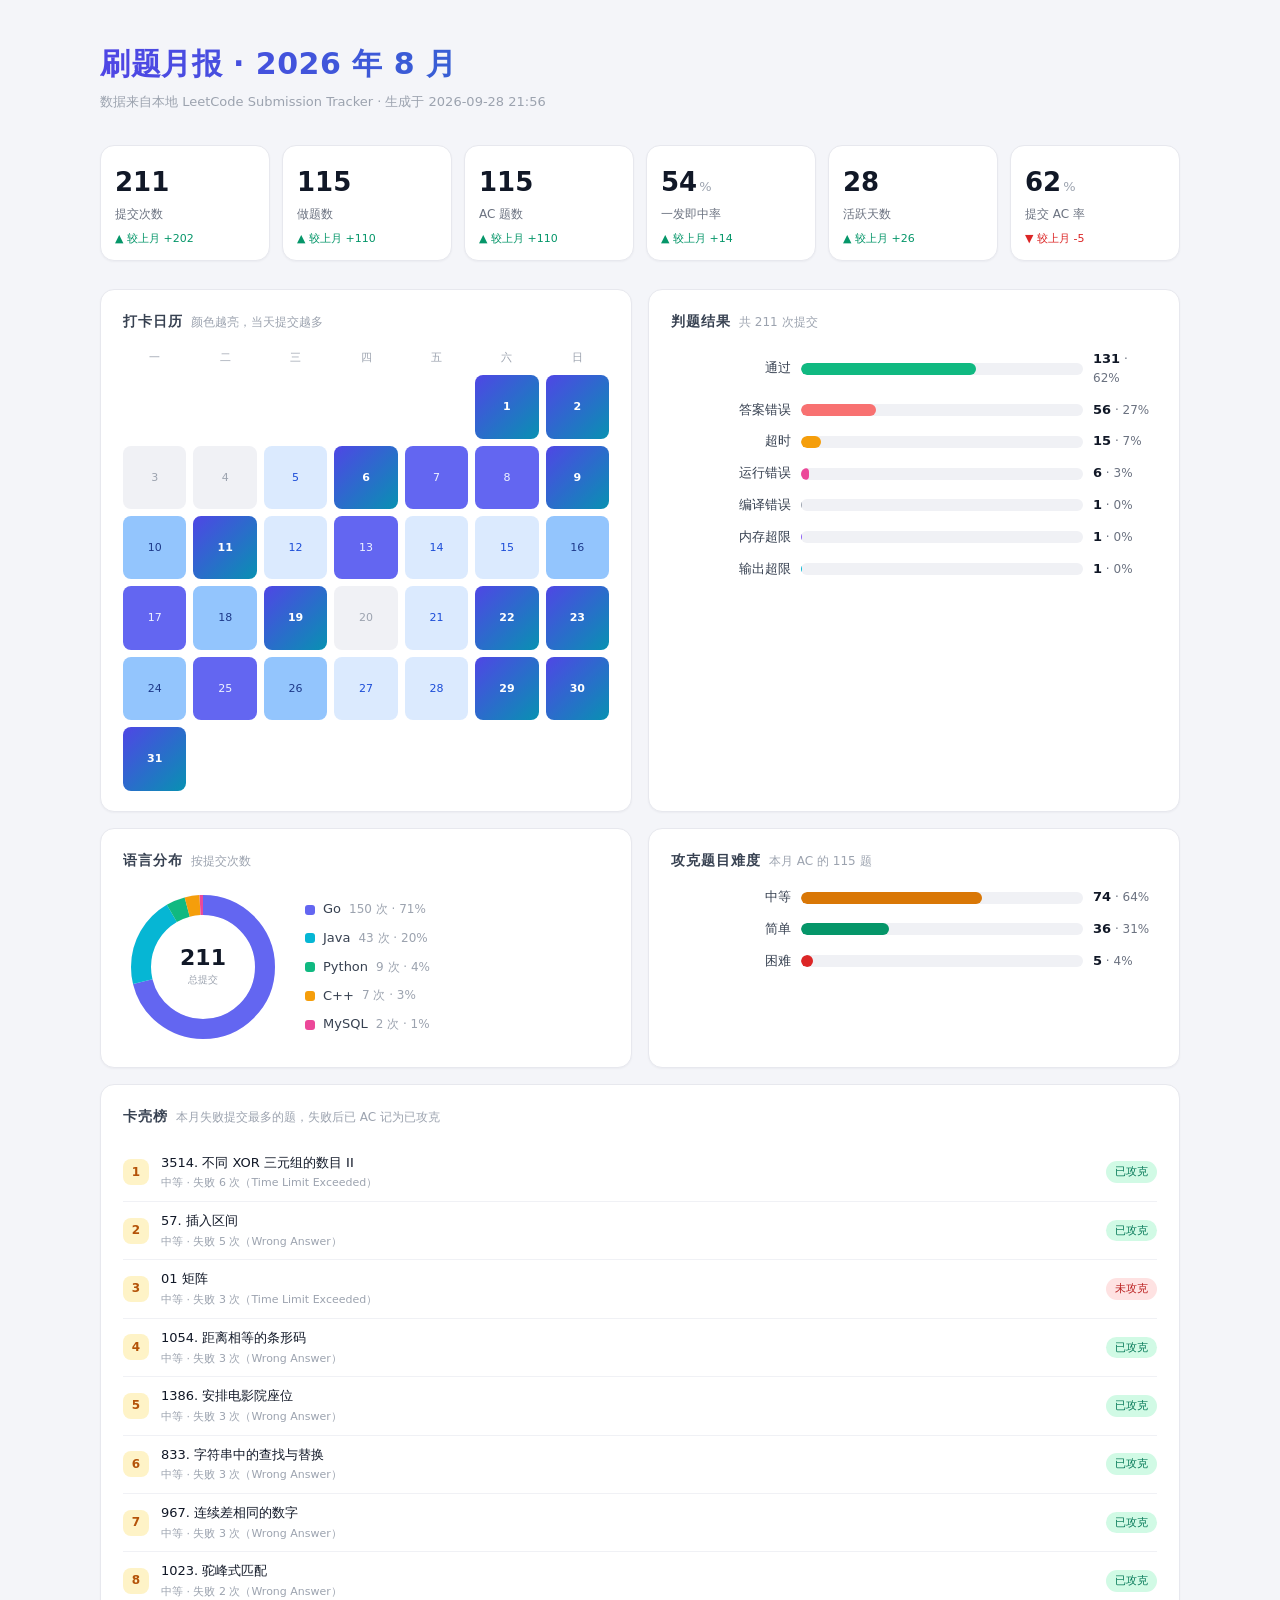
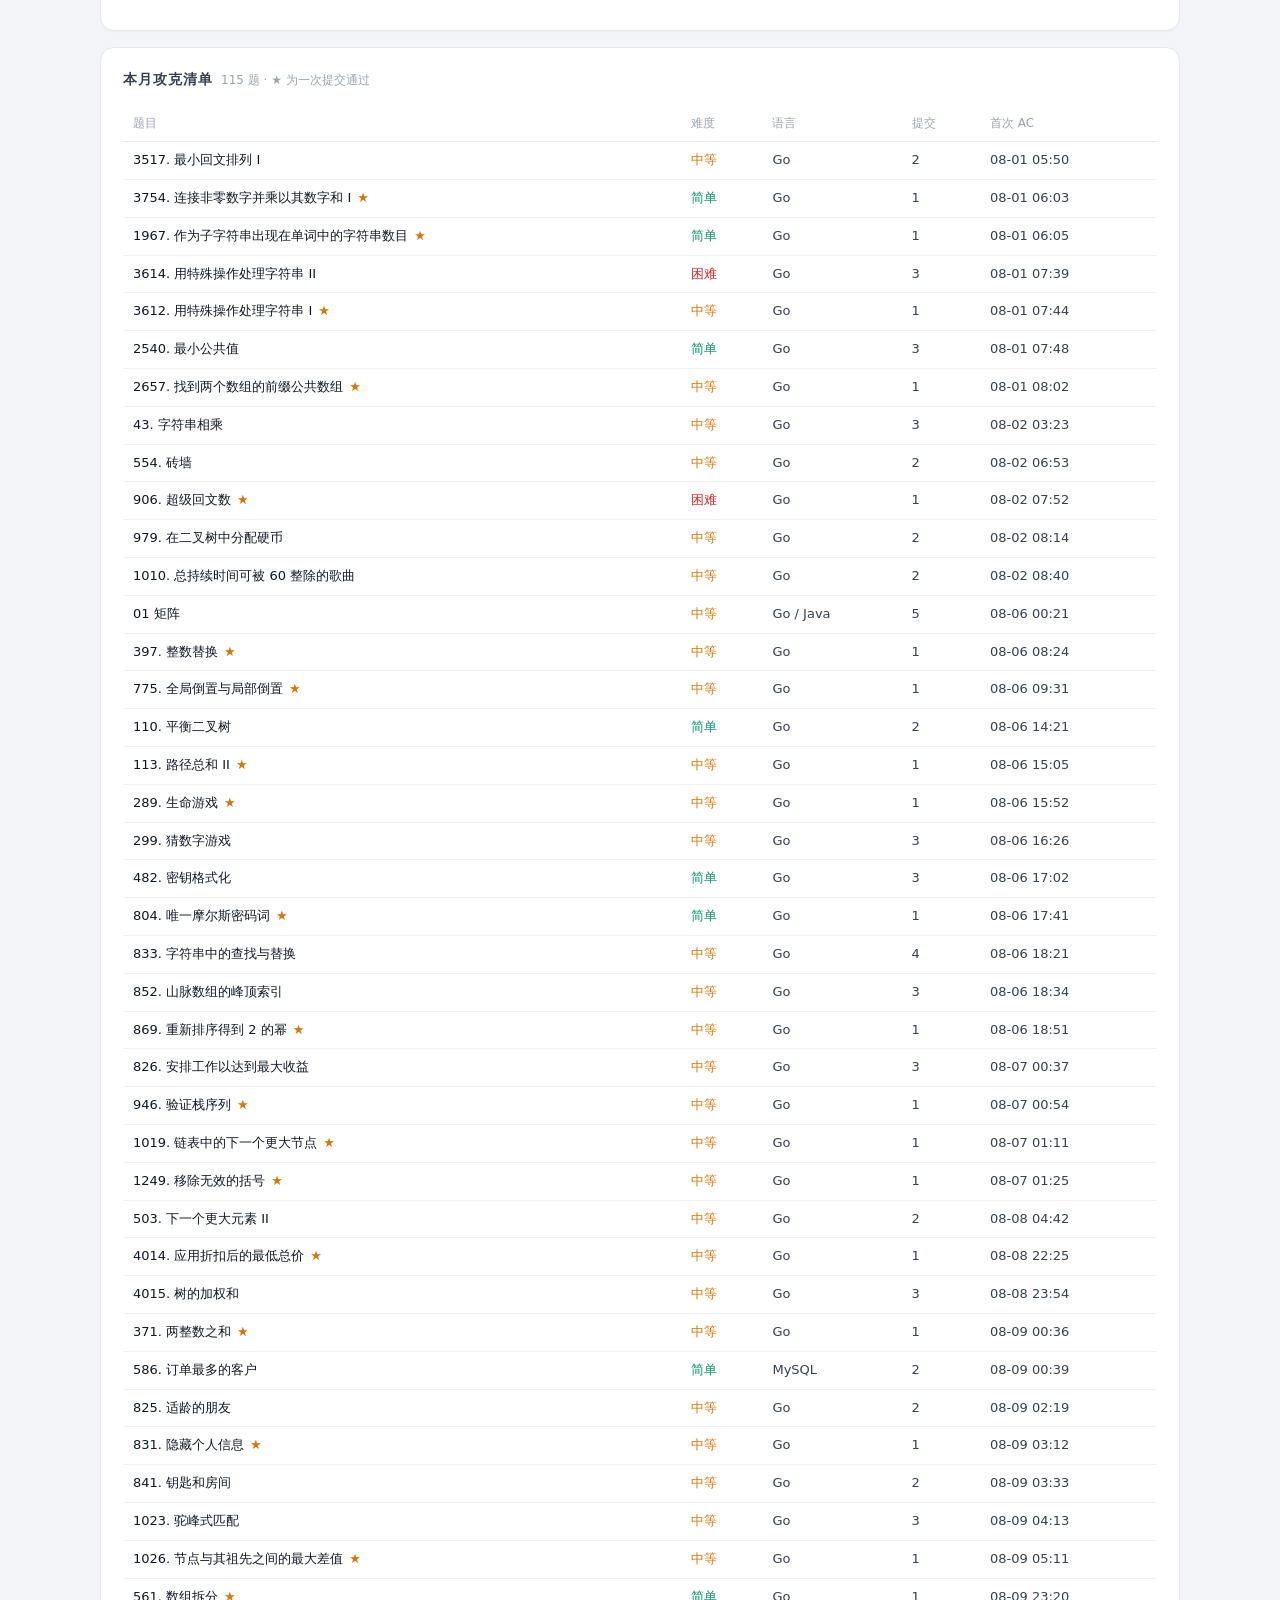
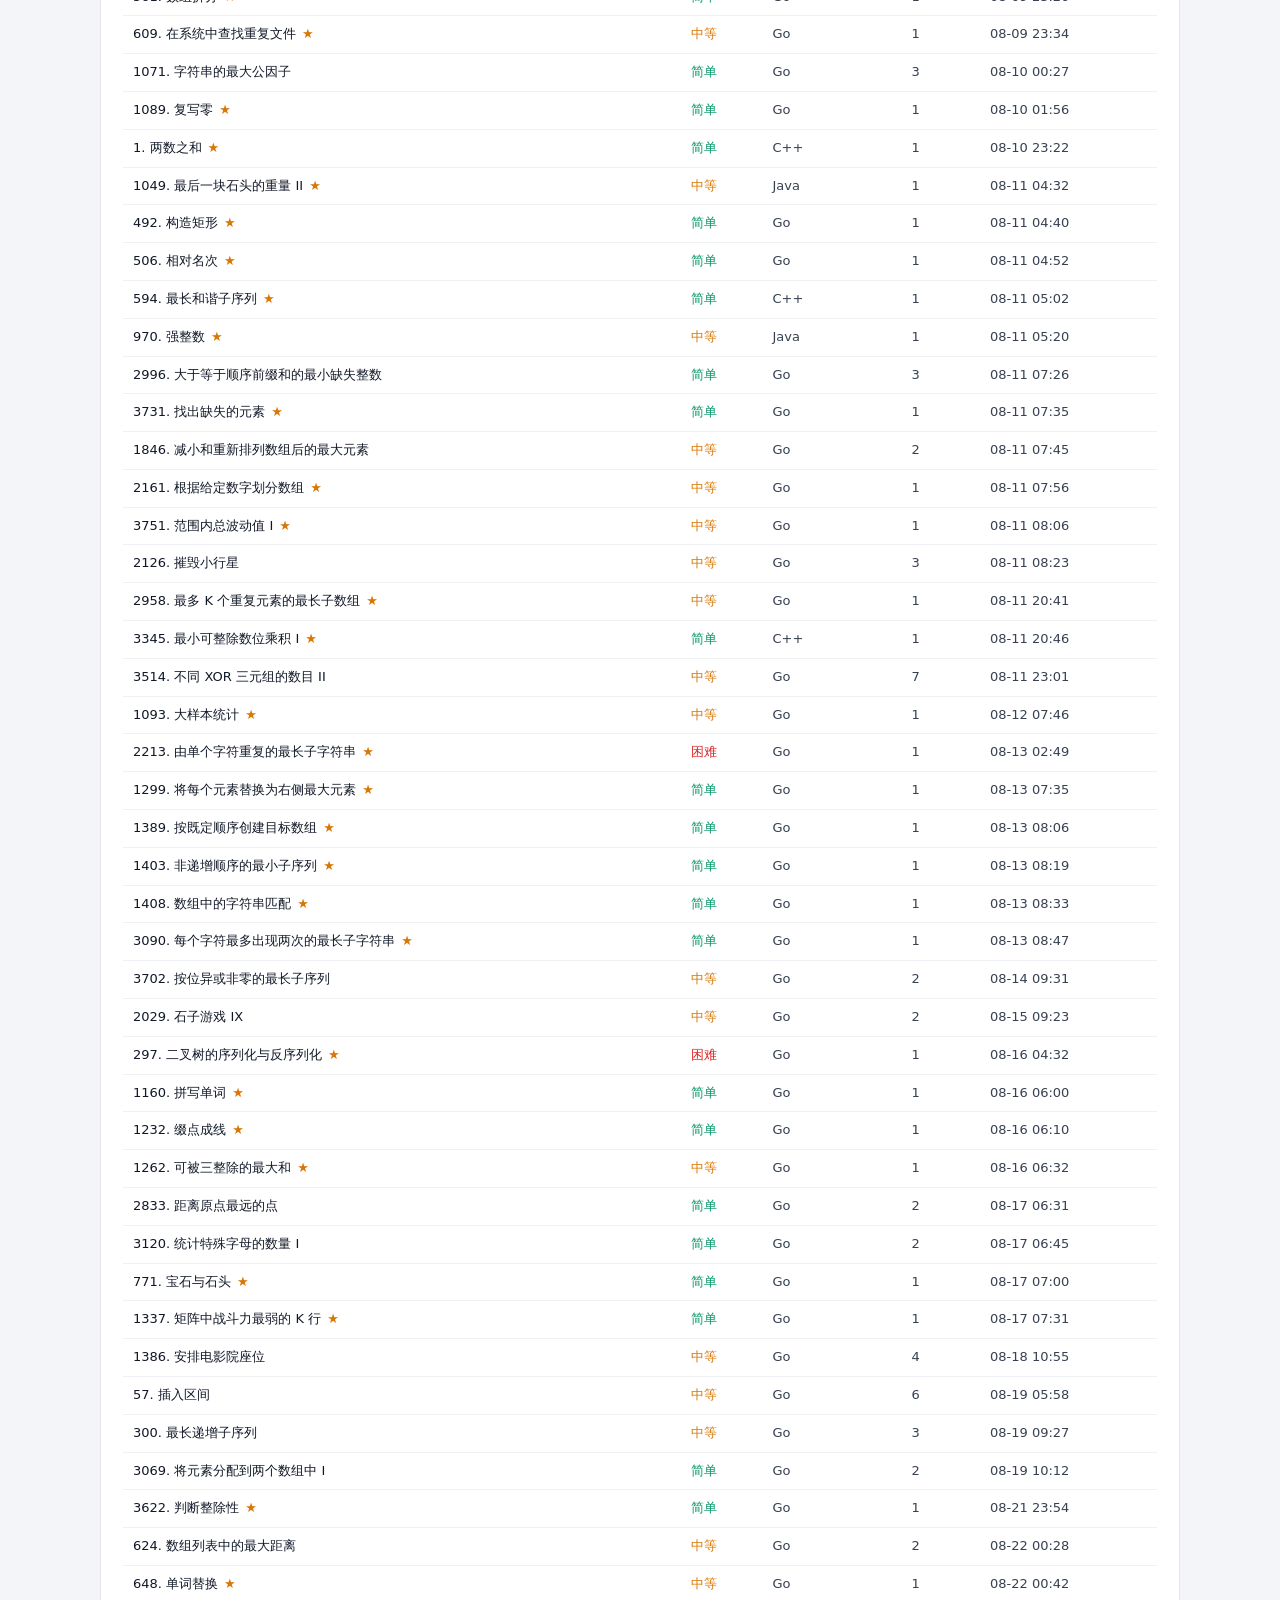
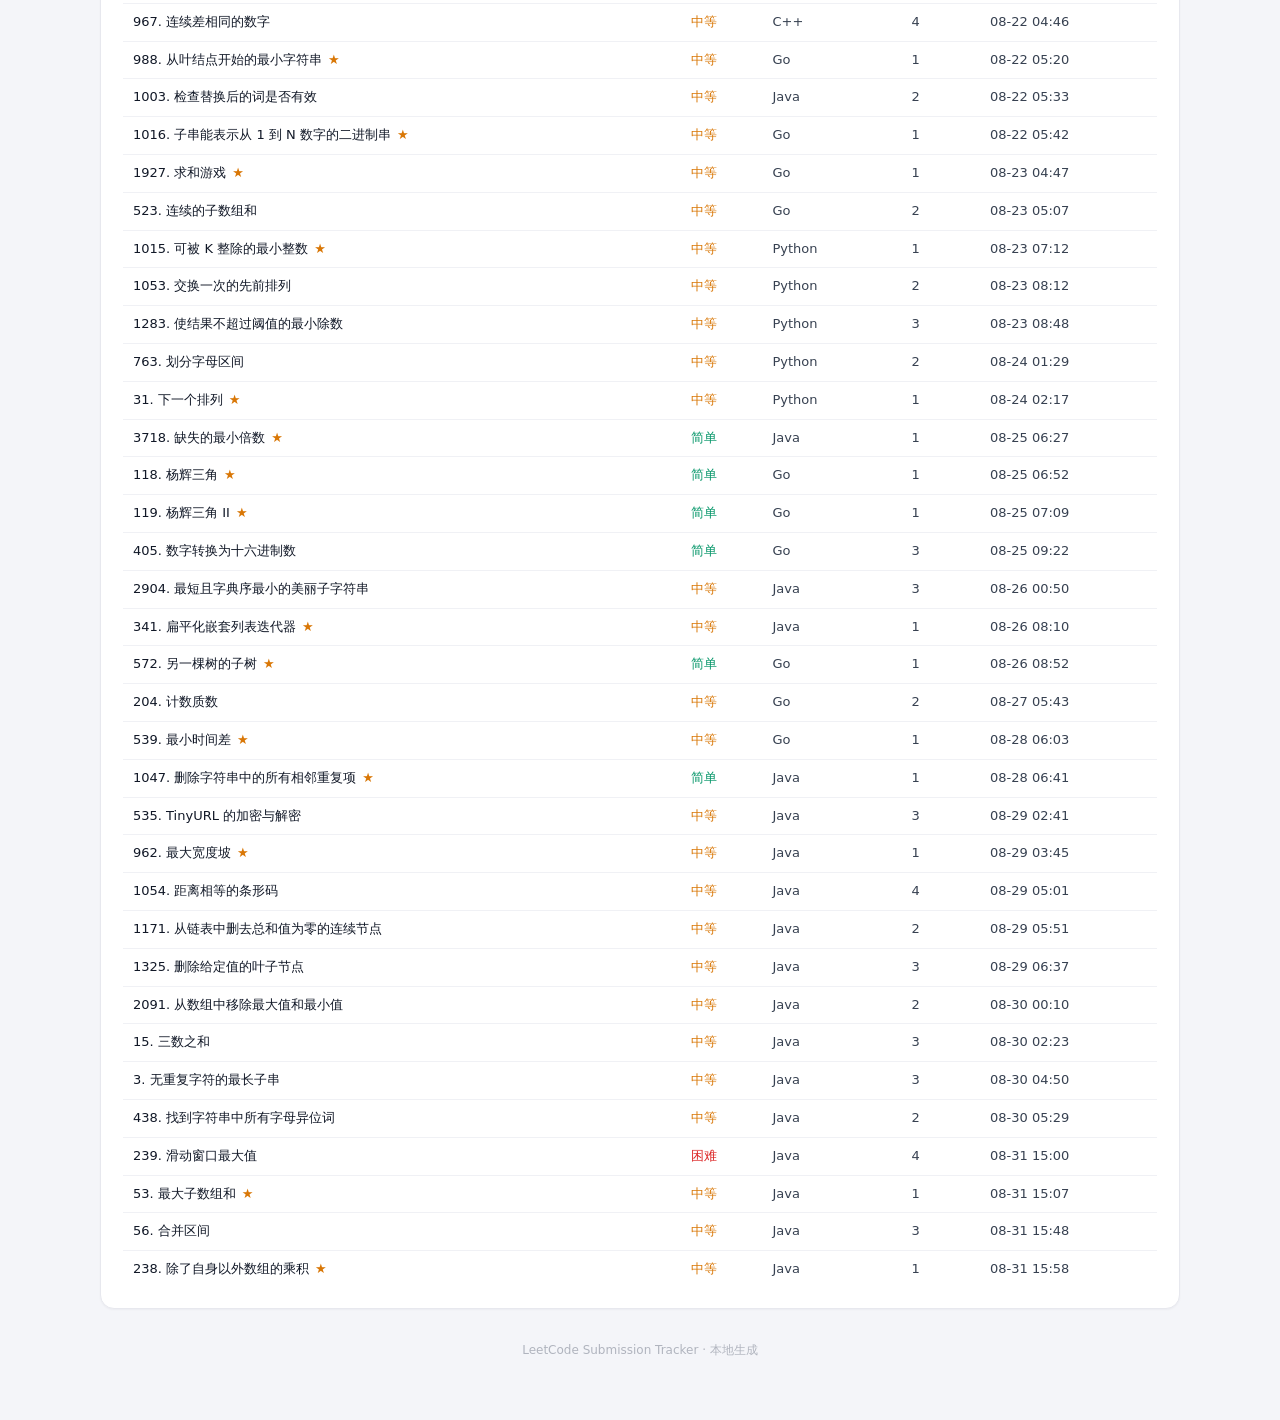
<file: reports/monthly-2026-08.html>
<!DOCTYPE html>
<html lang="zh-CN">
<head>
<meta charset="UTF-8">
<meta name="viewport" content="width=device-width, initial-scale=1">
<title>刷题月报 · 2026 年 8 月</title>
<style>
* { margin: 0; padding: 0; box-sizing: border-box; }
body {
  background: #f4f5f9; color: #111827;
  font-family: "Segoe UI", "Microsoft YaHei", system-ui, sans-serif;
  line-height: 1.6; padding: 40px 20px 60px;
}
.page { max-width: 1080px; margin: 0 auto; }
.hero { margin-bottom: 32px; }
.hero h1 {
  font-size: 30px; font-weight: 700; letter-spacing: .5px;
  background: linear-gradient(90deg, #4f46e5, #0891b2);
  -webkit-background-clip: text; background-clip: text; color: transparent;
}
.hero .sub { color: #9ca3af; font-size: 13px; margin-top: 4px; }
.grid-kpi { display: grid; grid-template-columns: repeat(6, 1fr); gap: 12px; margin-bottom: 28px; }
.kpi {
  background: #fff; border: 1px solid #e7e8ee; border-radius: 14px;
  padding: 16px 14px 13px;
  box-shadow: 0 1px 2px rgba(17, 24, 39, .04);
}
.kpi .num { font-size: 26px; font-weight: 700; color: #111827; }
.kpi .num small { font-size: 13px; font-weight: 400; color: #9ca3af; margin-left: 2px; }
.kpi .lab { font-size: 12px; color: #6b7280; margin-top: 2px; }
.kpi .delta { font-size: 11px; margin-top: 5px; }
.kpi .delta.up { color: #059669; }
.kpi .delta.down { color: #dc2626; }
.kpi .delta.flat { color: #9ca3af; }
.grid-2 { display: grid; grid-template-columns: 1fr 1fr; gap: 16px; margin-bottom: 16px; }
.card {
  background: #fff; border: 1px solid #e7e8ee; border-radius: 14px; padding: 20px 22px;
  box-shadow: 0 1px 2px rgba(17, 24, 39, .04);
}
.card h2 {
  font-size: 14px; font-weight: 600; color: #374151; margin-bottom: 16px;
  letter-spacing: 1px;
}
.card h2 .hint { color: #9ca3af; font-weight: 400; letter-spacing: 0; margin-left: 8px; font-size: 12px; }
/* 日历热力图 */
.cal { display: grid; grid-template-columns: repeat(7, 1fr); gap: 7px; }
.cal .wd { text-align: center; font-size: 11px; color: #9ca3af; padding-bottom: 2px; }
.cal .cell {
  aspect-ratio: 1; border-radius: 8px; background: #f0f1f5;
  display: flex; align-items: center; justify-content: center;
  font-size: 11px; color: #9ca3af;
}
.cal .cell.off { background: transparent; }
.cal .cell.l1 { background: #dbeafe; color: #1d4ed8; }
.cal .cell.l2 { background: #93c5fd; color: #1e3a8a; }
.cal .cell.l3 { background: #6366f1; color: #eef2ff; }
.cal .cell.l4 { background: linear-gradient(135deg, #4f46e5, #0891b2); color: #fff; font-weight: 600; }
/* 横向条形 */
.bar-row { display: grid; grid-template-columns: 120px 1fr 64px; gap: 10px; align-items: center; margin-bottom: 11px; }
.bar-row:last-child { margin-bottom: 0; }
.bar-row .name { font-size: 13px; color: #374151; text-align: right; }
.bar-row .track { height: 12px; background: #f0f1f5; border-radius: 6px; overflow: hidden; }
.bar-row .fill { height: 100%; border-radius: 6px; }
.bar-row .val { font-size: 12px; color: #6b7280; }
.bar-row .val b { color: #111827; font-size: 13px; }
/* 卡壳榜 */
.stuck-item { display: flex; align-items: center; gap: 12px; padding: 9px 0; border-bottom: 1px solid #f0f1f5; }
.stuck-item:last-child { border-bottom: none; }
.stuck-item .rank {
  width: 26px; height: 26px; border-radius: 8px; flex: none;
  background: #fef3c7; color: #b45309; font-size: 12px; font-weight: 700;
  display: flex; align-items: center; justify-content: center;
}
.stuck-item .info { flex: 1; min-width: 0; }
.stuck-item .t { font-size: 13px; color: #111827; white-space: nowrap; overflow: hidden; text-overflow: ellipsis; }
.stuck-item .t a { color: inherit; text-decoration: none; }
.stuck-item .t a:hover { color: #4f46e5; }
.stuck-item .meta { font-size: 11px; color: #9ca3af; margin-top: 1px; }
.badge { font-size: 11px; padding: 2px 9px; border-radius: 999px; flex: none; }
.badge.ok { color: #047857; background: #d1fae5; }
.badge.no { color: #b91c1c; background: #fee2e2; }
/* AC 清单表 */
table { width: 100%; border-collapse: collapse; font-size: 13px; }
th {
  text-align: left; color: #9ca3af; font-weight: 500; font-size: 12px;
  padding: 8px 10px; border-bottom: 1px solid #e7e8ee;
}
td { padding: 8px 10px; border-bottom: 1px solid #f0f1f5; color: #374151; }
tr:last-child td { border-bottom: none; }
td a { color: #111827; text-decoration: none; }
td a:hover { color: #4f46e5; }
td .dim { color: #9ca3af; font-size: 12px; }
.star { color: #d97706; margin-left: 6px; }
.donut-wrap { display: flex; align-items: center; gap: 22px; }
.legend { display: flex; flex-direction: column; gap: 8px; }
.legend .li { display: flex; align-items: center; gap: 8px; font-size: 13px; color: #374151; }
.legend .dot { width: 10px; height: 10px; border-radius: 3px; }
.legend .cnt { color: #9ca3af; font-size: 12px; }
.donut-center { font-size: 22px; font-weight: 700; fill: #111827; }
.donut-sub { font-size: 10px; fill: #9ca3af; }
.footer { color: #b0b4be; font-size: 12px; text-align: center; margin-top: 32px; }
@media (max-width: 860px) {
  .grid-kpi { grid-template-columns: repeat(3, 1fr); }
  .grid-2 { grid-template-columns: 1fr; }
}
</style>
</head>
<body>
<div class="page">
  <div class="hero">
    <h1>刷题月报 · 2026 年 8 月</h1>
    <div class="sub">数据来自本地 LeetCode Submission Tracker · 生成于 2026-09-28 21:56</div>
  </div>

  <div class="grid-kpi"><div class="kpi"><div class="num">211<small></small></div><div class="lab">提交次数</div><div class="delta up">▲ 较上月 +202</div></div><div class="kpi"><div class="num">115<small></small></div><div class="lab">做题数</div><div class="delta up">▲ 较上月 +110</div></div><div class="kpi"><div class="num">115<small></small></div><div class="lab">AC 题数</div><div class="delta up">▲ 较上月 +110</div></div><div class="kpi"><div class="num">54<small>%</small></div><div class="lab">一发即中率</div><div class="delta up">▲ 较上月 +14</div></div><div class="kpi"><div class="num">28<small></small></div><div class="lab">活跃天数</div><div class="delta up">▲ 较上月 +26</div></div><div class="kpi"><div class="num">62<small>%</small></div><div class="lab">提交 AC 率</div><div class="delta down">▼ 较上月 -5</div></div></div>

  <div class="grid-2">
    <div class="card">
      <h2>打卡日历<span class="hint">颜色越亮，当天提交越多</span></h2>
      <div class="cal"><div class="wd">一</div><div class="wd">二</div><div class="wd">三</div><div class="wd">四</div><div class="wd">五</div><div class="wd">六</div><div class="wd">日</div><div class="cell off"></div><div class="cell off"></div><div class="cell off"></div><div class="cell off"></div><div class="cell off"></div><div class="cell l4" title="2026-08-01：提交 12 次，AC 8 次">1</div><div class="cell l4" title="2026-08-02：提交 10 次，AC 5 次">2</div><div class="cell" title="2026-08-03：提交 0 次">3</div><div class="cell" title="2026-08-04：提交 0 次">4</div><div class="cell l1" title="2026-08-05：提交 1 次，AC 0 次">5</div><div class="cell l4" title="2026-08-06：提交 25 次，AC 13 次">6</div><div class="cell l3" title="2026-08-07：提交 6 次，AC 4 次">7</div><div class="cell l3" title="2026-08-08：提交 6 次，AC 3 次">8</div><div class="cell l4" title="2026-08-09：提交 14 次，AC 10 次">9</div><div class="cell l2" title="2026-08-10：提交 5 次，AC 3 次">10</div><div class="cell l4" title="2026-08-11：提交 25 次，AC 15 次">11</div><div class="cell l1" title="2026-08-12：提交 1 次，AC 1 次">12</div><div class="cell l3" title="2026-08-13：提交 6 次，AC 6 次">13</div><div class="cell l1" title="2026-08-14：提交 2 次，AC 1 次">14</div><div class="cell l1" title="2026-08-15：提交 2 次，AC 1 次">15</div><div class="cell l2" title="2026-08-16：提交 4 次，AC 4 次">16</div><div class="cell l3" title="2026-08-17：提交 6 次，AC 5 次">17</div><div class="cell l2" title="2026-08-18：提交 4 次，AC 1 次">18</div><div class="cell l4" title="2026-08-19：提交 10 次，AC 3 次">19</div><div class="cell" title="2026-08-20：提交 0 次">20</div><div class="cell l1" title="2026-08-21：提交 1 次，AC 1 次">21</div><div class="cell l4" title="2026-08-22：提交 11 次，AC 7 次">22</div><div class="cell l4" title="2026-08-23：提交 10 次，AC 7 次">23</div><div class="cell l2" title="2026-08-24：提交 3 次，AC 3 次">24</div><div class="cell l3" title="2026-08-25：提交 6 次，AC 6 次">25</div><div class="cell l2" title="2026-08-26：提交 5 次，AC 3 次">26</div><div class="cell l1" title="2026-08-27：提交 2 次，AC 1 次">27</div><div class="cell l1" title="2026-08-28：提交 2 次，AC 2 次">28</div><div class="cell l4" title="2026-08-29：提交 13 次，AC 8 次">29</div><div class="cell l4" title="2026-08-30：提交 10 次，AC 5 次">30</div><div class="cell l4" title="2026-08-31：提交 9 次，AC 5 次">31</div></div>
    </div>
    <div class="card">
      <h2>判题结果<span class="hint">共 211 次提交</span></h2>
      <div class="bar-row"><div class="name">通过</div><div class="track"><div class="fill" style="width:62.1%;background:#10b981"></div></div><div class="val"><b>131</b> · 62%</div></div><div class="bar-row"><div class="name">答案错误</div><div class="track"><div class="fill" style="width:26.5%;background:#f87171"></div></div><div class="val"><b>56</b> · 27%</div></div><div class="bar-row"><div class="name">超时</div><div class="track"><div class="fill" style="width:7.1%;background:#f59e0b"></div></div><div class="val"><b>15</b> · 7%</div></div><div class="bar-row"><div class="name">运行错误</div><div class="track"><div class="fill" style="width:2.8%;background:#ec4899"></div></div><div class="val"><b>6</b> · 3%</div></div><div class="bar-row"><div class="name">编译错误</div><div class="track"><div class="fill" style="width:0.5%;background:#9ca3af"></div></div><div class="val"><b>1</b> · 0%</div></div><div class="bar-row"><div class="name">内存超限</div><div class="track"><div class="fill" style="width:0.5%;background:#8b5cf6"></div></div><div class="val"><b>1</b> · 0%</div></div><div class="bar-row"><div class="name">输出超限</div><div class="track"><div class="fill" style="width:0.5%;background:#06b6d4"></div></div><div class="val"><b>1</b> · 0%</div></div>
    </div>
  </div>

  <div class="grid-2">
    <div class="card">
      <h2>语言分布<span class="hint">按提交次数</span></h2>
      <div class="donut-wrap"><svg width="160" height="160" viewBox="0 0 160 160"><circle r="62" cx="80" cy="80" fill="none" stroke="#f0f1f5" stroke-width="20"/><circle r="62" cx="80" cy="80" fill="none" stroke="#6366f1" stroke-width="20" stroke-dasharray="276.9 389.6" stroke-dashoffset="0.0" transform="rotate(-90 80 80)"/><circle r="62" cx="80" cy="80" fill="none" stroke="#06b6d4" stroke-width="20" stroke-dasharray="79.4 389.6" stroke-dashoffset="-276.9" transform="rotate(-90 80 80)"/><circle r="62" cx="80" cy="80" fill="none" stroke="#10b981" stroke-width="20" stroke-dasharray="16.6 389.6" stroke-dashoffset="-356.3" transform="rotate(-90 80 80)"/><circle r="62" cx="80" cy="80" fill="none" stroke="#f59e0b" stroke-width="20" stroke-dasharray="12.9 389.6" stroke-dashoffset="-372.9" transform="rotate(-90 80 80)"/><circle r="62" cx="80" cy="80" fill="none" stroke="#ec4899" stroke-width="20" stroke-dasharray="3.7 389.6" stroke-dashoffset="-385.9" transform="rotate(-90 80 80)"/><text x="80" y="78" text-anchor="middle" class="donut-center">211</text><text x="80" y="96" text-anchor="middle" class="donut-sub">总提交</text></svg><div class="legend"><div class="li"><span class="dot" style="background:#6366f1"></span>Go<span class="cnt">150 次 · 71%</span></div><div class="li"><span class="dot" style="background:#06b6d4"></span>Java<span class="cnt">43 次 · 20%</span></div><div class="li"><span class="dot" style="background:#10b981"></span>Python<span class="cnt">9 次 · 4%</span></div><div class="li"><span class="dot" style="background:#f59e0b"></span>C++<span class="cnt">7 次 · 3%</span></div><div class="li"><span class="dot" style="background:#ec4899"></span>MySQL<span class="cnt">2 次 · 1%</span></div></div></div>
    </div>
    <div class="card">
      <h2>攻克题目难度<span class="hint">本月 AC 的 115 题</span></h2>
      <div class="bar-row"><div class="name">中等</div><div class="track"><div class="fill" style="width:64.3%;background:#d97706"></div></div><div class="val"><b>74</b> · 64%</div></div><div class="bar-row"><div class="name">简单</div><div class="track"><div class="fill" style="width:31.3%;background:#059669"></div></div><div class="val"><b>36</b> · 31%</div></div><div class="bar-row"><div class="name">困难</div><div class="track"><div class="fill" style="width:4.3%;background:#dc2626"></div></div><div class="val"><b>5</b> · 4%</div></div>
    </div>
  </div>

  <div class="card" style="margin-bottom:16px">
    <h2>卡壳榜<span class="hint">本月失败提交最多的题，失败后已 AC 记为已攻克</span></h2>
    <div class="stuck-item"><div class="rank">1</div><div class="info"><div class="t"><a href="https://leetcode.cn/problems/number-of-unique-xor-triplets-ii/" target="_blank">3514. 不同 XOR 三元组的数目 II</a></div><div class="meta">中等 · 失败 6 次（Time Limit Exceeded）</div></div><span class="badge ok">已攻克</span></div><div class="stuck-item"><div class="rank">2</div><div class="info"><div class="t"><a href="https://leetcode.cn/problems/insert-interval/" target="_blank">57. 插入区间</a></div><div class="meta">中等 · 失败 5 次（Wrong Answer）</div></div><span class="badge ok">已攻克</span></div><div class="stuck-item"><div class="rank">3</div><div class="info"><div class="t"><a href="https://leetcode.cn/problems/01-matrix/" target="_blank">01 矩阵</a></div><div class="meta">中等 · 失败 3 次（Time Limit Exceeded）</div></div><span class="badge no">未攻克</span></div><div class="stuck-item"><div class="rank">4</div><div class="info"><div class="t"><a href="https://leetcode.cn/problems/distant-barcodes/" target="_blank">1054. 距离相等的条形码</a></div><div class="meta">中等 · 失败 3 次（Wrong Answer）</div></div><span class="badge ok">已攻克</span></div><div class="stuck-item"><div class="rank">5</div><div class="info"><div class="t"><a href="https://leetcode.cn/problems/cinema-seat-allocation/" target="_blank">1386. 安排电影院座位</a></div><div class="meta">中等 · 失败 3 次（Wrong Answer）</div></div><span class="badge ok">已攻克</span></div><div class="stuck-item"><div class="rank">6</div><div class="info"><div class="t"><a href="https://leetcode.cn/problems/find-and-replace-in-string/" target="_blank">833. 字符串中的查找与替换</a></div><div class="meta">中等 · 失败 3 次（Wrong Answer）</div></div><span class="badge ok">已攻克</span></div><div class="stuck-item"><div class="rank">7</div><div class="info"><div class="t"><a href="https://leetcode.cn/problems/numbers-with-same-consecutive-differences/" target="_blank">967. 连续差相同的数字</a></div><div class="meta">中等 · 失败 3 次（Wrong Answer）</div></div><span class="badge ok">已攻克</span></div><div class="stuck-item"><div class="rank">8</div><div class="info"><div class="t"><a href="https://leetcode.cn/problems/camelcase-matching/" target="_blank">1023. 驼峰式匹配</a></div><div class="meta">中等 · 失败 2 次（Wrong Answer）</div></div><span class="badge ok">已攻克</span></div>
  </div>

  <div class="card">
    <h2>本月攻克清单<span class="hint">115 题 · ★ 为一次提交通过</span></h2>
    <table><thead><tr><th>题目</th><th>难度</th><th>语言</th><th>提交</th><th>首次 AC</th></tr></thead><tbody><tr><td><a href="https://leetcode.cn/problems/smallest-palindromic-rearrangement-i/" target="_blank">3517. 最小回文排列 I</a></td><td style="color:#d97706">中等</td><td>Go</td><td>2</td><td class="dim">08-01 05:50</td></tr><tr><td><a href="https://leetcode.cn/problems/concatenate-non-zero-digits-and-multiply-by-sum-i/" target="_blank">3754. 连接非零数字并乘以其数字和 I</a><span class="star" title="一次提交通过">★</span></td><td style="color:#059669">简单</td><td>Go</td><td>1</td><td class="dim">08-01 06:03</td></tr><tr><td><a href="https://leetcode.cn/problems/number-of-strings-that-appear-as-substrings-in-word/" target="_blank">1967. 作为子字符串出现在单词中的字符串数目</a><span class="star" title="一次提交通过">★</span></td><td style="color:#059669">简单</td><td>Go</td><td>1</td><td class="dim">08-01 06:05</td></tr><tr><td><a href="https://leetcode.cn/problems/process-string-with-special-operations-ii/" target="_blank">3614. 用特殊操作处理字符串 II</a></td><td style="color:#dc2626">困难</td><td>Go</td><td>3</td><td class="dim">08-01 07:39</td></tr><tr><td><a href="https://leetcode.cn/problems/process-string-with-special-operations-i/" target="_blank">3612. 用特殊操作处理字符串 I</a><span class="star" title="一次提交通过">★</span></td><td style="color:#d97706">中等</td><td>Go</td><td>1</td><td class="dim">08-01 07:44</td></tr><tr><td><a href="https://leetcode.cn/problems/minimum-common-value/" target="_blank">2540. 最小公共值</a></td><td style="color:#059669">简单</td><td>Go</td><td>3</td><td class="dim">08-01 07:48</td></tr><tr><td><a href="https://leetcode.cn/problems/find-the-prefix-common-array-of-two-arrays/" target="_blank">2657. 找到两个数组的前缀公共数组</a><span class="star" title="一次提交通过">★</span></td><td style="color:#d97706">中等</td><td>Go</td><td>1</td><td class="dim">08-01 08:02</td></tr><tr><td><a href="https://leetcode.cn/problems/multiply-strings/" target="_blank">43. 字符串相乘</a></td><td style="color:#d97706">中等</td><td>Go</td><td>3</td><td class="dim">08-02 03:23</td></tr><tr><td><a href="https://leetcode.cn/problems/brick-wall/" target="_blank">554. 砖墙</a></td><td style="color:#d97706">中等</td><td>Go</td><td>2</td><td class="dim">08-02 06:53</td></tr><tr><td><a href="https://leetcode.cn/problems/super-palindromes/" target="_blank">906. 超级回文数</a><span class="star" title="一次提交通过">★</span></td><td style="color:#dc2626">困难</td><td>Go</td><td>1</td><td class="dim">08-02 07:52</td></tr><tr><td><a href="https://leetcode.cn/problems/distribute-coins-in-binary-tree/" target="_blank">979. 在二叉树中分配硬币</a></td><td style="color:#d97706">中等</td><td>Go</td><td>2</td><td class="dim">08-02 08:14</td></tr><tr><td><a href="https://leetcode.cn/problems/pairs-of-songs-with-total-durations-divisible-by-60/" target="_blank">1010. 总持续时间可被 60 整除的歌曲</a></td><td style="color:#d97706">中等</td><td>Go</td><td>2</td><td class="dim">08-02 08:40</td></tr><tr><td><a href="https://leetcode.cn/problems/01-matrix/" target="_blank">01 矩阵</a></td><td style="color:#d97706">中等</td><td>Go / Java</td><td>5</td><td class="dim">08-06 00:21</td></tr><tr><td><a href="https://leetcode.cn/problems/integer-replacement/" target="_blank">397. 整数替换</a><span class="star" title="一次提交通过">★</span></td><td style="color:#d97706">中等</td><td>Go</td><td>1</td><td class="dim">08-06 08:24</td></tr><tr><td><a href="https://leetcode.cn/problems/global-and-local-inversions/" target="_blank">775. 全局倒置与局部倒置</a><span class="star" title="一次提交通过">★</span></td><td style="color:#d97706">中等</td><td>Go</td><td>1</td><td class="dim">08-06 09:31</td></tr><tr><td><a href="https://leetcode.cn/problems/balanced-binary-tree/" target="_blank">110. 平衡二叉树</a></td><td style="color:#059669">简单</td><td>Go</td><td>2</td><td class="dim">08-06 14:21</td></tr><tr><td><a href="https://leetcode.cn/problems/path-sum-ii/" target="_blank">113. 路径总和 II</a><span class="star" title="一次提交通过">★</span></td><td style="color:#d97706">中等</td><td>Go</td><td>1</td><td class="dim">08-06 15:05</td></tr><tr><td><a href="https://leetcode.cn/problems/game-of-life/" target="_blank">289. 生命游戏</a><span class="star" title="一次提交通过">★</span></td><td style="color:#d97706">中等</td><td>Go</td><td>1</td><td class="dim">08-06 15:52</td></tr><tr><td><a href="https://leetcode.cn/problems/bulls-and-cows/" target="_blank">299. 猜数字游戏</a></td><td style="color:#d97706">中等</td><td>Go</td><td>3</td><td class="dim">08-06 16:26</td></tr><tr><td><a href="https://leetcode.cn/problems/license-key-formatting/" target="_blank">482. 密钥格式化</a></td><td style="color:#059669">简单</td><td>Go</td><td>3</td><td class="dim">08-06 17:02</td></tr><tr><td><a href="https://leetcode.cn/problems/unique-morse-code-words/" target="_blank">804. 唯一摩尔斯密码词</a><span class="star" title="一次提交通过">★</span></td><td style="color:#059669">简单</td><td>Go</td><td>1</td><td class="dim">08-06 17:41</td></tr><tr><td><a href="https://leetcode.cn/problems/find-and-replace-in-string/" target="_blank">833. 字符串中的查找与替换</a></td><td style="color:#d97706">中等</td><td>Go</td><td>4</td><td class="dim">08-06 18:21</td></tr><tr><td><a href="https://leetcode.cn/problems/peak-index-in-a-mountain-array/" target="_blank">852. 山脉数组的峰顶索引</a></td><td style="color:#d97706">中等</td><td>Go</td><td>3</td><td class="dim">08-06 18:34</td></tr><tr><td><a href="https://leetcode.cn/problems/reordered-power-of-2/" target="_blank">869. 重新排序得到 2 的幂</a><span class="star" title="一次提交通过">★</span></td><td style="color:#d97706">中等</td><td>Go</td><td>1</td><td class="dim">08-06 18:51</td></tr><tr><td><a href="https://leetcode.cn/problems/most-profit-assigning-work/" target="_blank">826. 安排工作以达到最大收益</a></td><td style="color:#d97706">中等</td><td>Go</td><td>3</td><td class="dim">08-07 00:37</td></tr><tr><td><a href="https://leetcode.cn/problems/validate-stack-sequences/" target="_blank">946. 验证栈序列</a><span class="star" title="一次提交通过">★</span></td><td style="color:#d97706">中等</td><td>Go</td><td>1</td><td class="dim">08-07 00:54</td></tr><tr><td><a href="https://leetcode.cn/problems/next-greater-node-in-linked-list/" target="_blank">1019. 链表中的下一个更大节点</a><span class="star" title="一次提交通过">★</span></td><td style="color:#d97706">中等</td><td>Go</td><td>1</td><td class="dim">08-07 01:11</td></tr><tr><td><a href="https://leetcode.cn/problems/minimum-remove-to-make-valid-parentheses/" target="_blank">1249. 移除无效的括号</a><span class="star" title="一次提交通过">★</span></td><td style="color:#d97706">中等</td><td>Go</td><td>1</td><td class="dim">08-07 01:25</td></tr><tr><td><a href="https://leetcode.cn/problems/next-greater-element-ii/" target="_blank">503. 下一个更大元素 II</a></td><td style="color:#d97706">中等</td><td>Go</td><td>2</td><td class="dim">08-08 04:42</td></tr><tr><td><a href="https://leetcode.cn/problems/minimum-total-price-after-applying-discounts/" target="_blank">4014. 应用折扣后的最低总价</a><span class="star" title="一次提交通过">★</span></td><td style="color:#d97706">中等</td><td>Go</td><td>1</td><td class="dim">08-08 22:25</td></tr><tr><td><a href="https://leetcode.cn/problems/weighted-sum-of-a-tree/" target="_blank">4015. 树的加权和</a></td><td style="color:#d97706">中等</td><td>Go</td><td>3</td><td class="dim">08-08 23:54</td></tr><tr><td><a href="https://leetcode.cn/problems/sum-of-two-integers/" target="_blank">371. 两整数之和</a><span class="star" title="一次提交通过">★</span></td><td style="color:#d97706">中等</td><td>Go</td><td>1</td><td class="dim">08-09 00:36</td></tr><tr><td><a href="https://leetcode.cn/problems/customer-placing-the-largest-number-of-orders/" target="_blank">586. 订单最多的客户</a></td><td style="color:#059669">简单</td><td>MySQL</td><td>2</td><td class="dim">08-09 00:39</td></tr><tr><td><a href="https://leetcode.cn/problems/friends-of-appropriate-ages/" target="_blank">825. 适龄的朋友</a></td><td style="color:#d97706">中等</td><td>Go</td><td>2</td><td class="dim">08-09 02:19</td></tr><tr><td><a href="https://leetcode.cn/problems/masking-personal-information/" target="_blank">831. 隐藏个人信息</a><span class="star" title="一次提交通过">★</span></td><td style="color:#d97706">中等</td><td>Go</td><td>1</td><td class="dim">08-09 03:12</td></tr><tr><td><a href="https://leetcode.cn/problems/keys-and-rooms/" target="_blank">841. 钥匙和房间</a></td><td style="color:#d97706">中等</td><td>Go</td><td>2</td><td class="dim">08-09 03:33</td></tr><tr><td><a href="https://leetcode.cn/problems/camelcase-matching/" target="_blank">1023. 驼峰式匹配</a></td><td style="color:#d97706">中等</td><td>Go</td><td>3</td><td class="dim">08-09 04:13</td></tr><tr><td><a href="https://leetcode.cn/problems/maximum-difference-between-node-and-ancestor/" target="_blank">1026. 节点与其祖先之间的最大差值</a><span class="star" title="一次提交通过">★</span></td><td style="color:#d97706">中等</td><td>Go</td><td>1</td><td class="dim">08-09 05:11</td></tr><tr><td><a href="https://leetcode.cn/problems/array-partition/" target="_blank">561. 数组拆分</a><span class="star" title="一次提交通过">★</span></td><td style="color:#059669">简单</td><td>Go</td><td>1</td><td class="dim">08-09 23:20</td></tr><tr><td><a href="https://leetcode.cn/problems/find-duplicate-file-in-system/" target="_blank">609. 在系统中查找重复文件</a><span class="star" title="一次提交通过">★</span></td><td style="color:#d97706">中等</td><td>Go</td><td>1</td><td class="dim">08-09 23:34</td></tr><tr><td><a href="https://leetcode.cn/problems/greatest-common-divisor-of-strings/" target="_blank">1071. 字符串的最大公因子</a></td><td style="color:#059669">简单</td><td>Go</td><td>3</td><td class="dim">08-10 00:27</td></tr><tr><td><a href="https://leetcode.cn/problems/duplicate-zeros/" target="_blank">1089. 复写零</a><span class="star" title="一次提交通过">★</span></td><td style="color:#059669">简单</td><td>Go</td><td>1</td><td class="dim">08-10 01:56</td></tr><tr><td><a href="https://leetcode.cn/problems/two-sum/" target="_blank">1. 两数之和</a><span class="star" title="一次提交通过">★</span></td><td style="color:#059669">简单</td><td>C++</td><td>1</td><td class="dim">08-10 23:22</td></tr><tr><td><a href="https://leetcode.cn/problems/last-stone-weight-ii/" target="_blank">1049. 最后一块石头的重量 II</a><span class="star" title="一次提交通过">★</span></td><td style="color:#d97706">中等</td><td>Java</td><td>1</td><td class="dim">08-11 04:32</td></tr><tr><td><a href="https://leetcode.cn/problems/construct-the-rectangle/" target="_blank">492. 构造矩形</a><span class="star" title="一次提交通过">★</span></td><td style="color:#059669">简单</td><td>Go</td><td>1</td><td class="dim">08-11 04:40</td></tr><tr><td><a href="https://leetcode.cn/problems/relative-ranks/" target="_blank">506. 相对名次</a><span class="star" title="一次提交通过">★</span></td><td style="color:#059669">简单</td><td>Go</td><td>1</td><td class="dim">08-11 04:52</td></tr><tr><td><a href="https://leetcode.cn/problems/longest-harmonious-subsequence/" target="_blank">594. 最长和谐子序列</a><span class="star" title="一次提交通过">★</span></td><td style="color:#059669">简单</td><td>C++</td><td>1</td><td class="dim">08-11 05:02</td></tr><tr><td><a href="https://leetcode.cn/problems/powerful-integers/" target="_blank">970. 强整数</a><span class="star" title="一次提交通过">★</span></td><td style="color:#d97706">中等</td><td>Java</td><td>1</td><td class="dim">08-11 05:20</td></tr><tr><td><a href="https://leetcode.cn/problems/smallest-missing-integer-greater-than-sequential-prefix-sum/" target="_blank">2996. 大于等于顺序前缀和的最小缺失整数</a></td><td style="color:#059669">简单</td><td>Go</td><td>3</td><td class="dim">08-11 07:26</td></tr><tr><td><a href="https://leetcode.cn/problems/find-missing-elements/" target="_blank">3731. 找出缺失的元素</a><span class="star" title="一次提交通过">★</span></td><td style="color:#059669">简单</td><td>Go</td><td>1</td><td class="dim">08-11 07:35</td></tr><tr><td><a href="https://leetcode.cn/problems/maximum-element-after-decreasing-and-rearranging/" target="_blank">1846. 减小和重新排列数组后的最大元素</a></td><td style="color:#d97706">中等</td><td>Go</td><td>2</td><td class="dim">08-11 07:45</td></tr><tr><td><a href="https://leetcode.cn/problems/partition-array-according-to-given-pivot/" target="_blank">2161. 根据给定数字划分数组</a><span class="star" title="一次提交通过">★</span></td><td style="color:#d97706">中等</td><td>Go</td><td>1</td><td class="dim">08-11 07:56</td></tr><tr><td><a href="https://leetcode.cn/problems/total-waviness-of-numbers-in-range-i/" target="_blank">3751. 范围内总波动值 I</a><span class="star" title="一次提交通过">★</span></td><td style="color:#d97706">中等</td><td>Go</td><td>1</td><td class="dim">08-11 08:06</td></tr><tr><td><a href="https://leetcode.cn/problems/destroying-asteroids/" target="_blank">2126. 摧毁小行星</a></td><td style="color:#d97706">中等</td><td>Go</td><td>3</td><td class="dim">08-11 08:23</td></tr><tr><td><a href="https://leetcode.cn/problems/length-of-longest-subarray-with-at-most-k-frequency/" target="_blank">2958. 最多 K 个重复元素的最长子数组</a><span class="star" title="一次提交通过">★</span></td><td style="color:#d97706">中等</td><td>Go</td><td>1</td><td class="dim">08-11 20:41</td></tr><tr><td><a href="https://leetcode.cn/problems/smallest-divisible-digit-product-i/" target="_blank">3345. 最小可整除数位乘积 I</a><span class="star" title="一次提交通过">★</span></td><td style="color:#059669">简单</td><td>C++</td><td>1</td><td class="dim">08-11 20:46</td></tr><tr><td><a href="https://leetcode.cn/problems/number-of-unique-xor-triplets-ii/" target="_blank">3514. 不同 XOR 三元组的数目 II</a></td><td style="color:#d97706">中等</td><td>Go</td><td>7</td><td class="dim">08-11 23:01</td></tr><tr><td><a href="https://leetcode.cn/problems/statistics-from-a-large-sample/" target="_blank">1093. 大样本统计</a><span class="star" title="一次提交通过">★</span></td><td style="color:#d97706">中等</td><td>Go</td><td>1</td><td class="dim">08-12 07:46</td></tr><tr><td><a href="https://leetcode.cn/problems/longest-substring-of-one-repeating-character/" target="_blank">2213. 由单个字符重复的最长子字符串</a><span class="star" title="一次提交通过">★</span></td><td style="color:#dc2626">困难</td><td>Go</td><td>1</td><td class="dim">08-13 02:49</td></tr><tr><td><a href="https://leetcode.cn/problems/replace-elements-with-greatest-element-on-right-side/" target="_blank">1299. 将每个元素替换为右侧最大元素</a><span class="star" title="一次提交通过">★</span></td><td style="color:#059669">简单</td><td>Go</td><td>1</td><td class="dim">08-13 07:35</td></tr><tr><td><a href="https://leetcode.cn/problems/create-target-array-in-the-given-order/" target="_blank">1389. 按既定顺序创建目标数组</a><span class="star" title="一次提交通过">★</span></td><td style="color:#059669">简单</td><td>Go</td><td>1</td><td class="dim">08-13 08:06</td></tr><tr><td><a href="https://leetcode.cn/problems/minimum-subsequence-in-non-increasing-order/" target="_blank">1403. 非递增顺序的最小子序列</a><span class="star" title="一次提交通过">★</span></td><td style="color:#059669">简单</td><td>Go</td><td>1</td><td class="dim">08-13 08:19</td></tr><tr><td><a href="https://leetcode.cn/problems/string-matching-in-an-array/" target="_blank">1408. 数组中的字符串匹配</a><span class="star" title="一次提交通过">★</span></td><td style="color:#059669">简单</td><td>Go</td><td>1</td><td class="dim">08-13 08:33</td></tr><tr><td><a href="https://leetcode.cn/problems/maximum-length-substring-with-two-occurrences/" target="_blank">3090. 每个字符最多出现两次的最长子字符串</a><span class="star" title="一次提交通过">★</span></td><td style="color:#059669">简单</td><td>Go</td><td>1</td><td class="dim">08-13 08:47</td></tr><tr><td><a href="https://leetcode.cn/problems/longest-subsequence-with-non-zero-bitwise-xor/" target="_blank">3702. 按位异或非零的最长子序列</a></td><td style="color:#d97706">中等</td><td>Go</td><td>2</td><td class="dim">08-14 09:31</td></tr><tr><td><a href="https://leetcode.cn/problems/stone-game-ix/" target="_blank">2029. 石子游戏 IX</a></td><td style="color:#d97706">中等</td><td>Go</td><td>2</td><td class="dim">08-15 09:23</td></tr><tr><td><a href="https://leetcode.cn/problems/serialize-and-deserialize-binary-tree/" target="_blank">297. 二叉树的序列化与反序列化</a><span class="star" title="一次提交通过">★</span></td><td style="color:#dc2626">困难</td><td>Go</td><td>1</td><td class="dim">08-16 04:32</td></tr><tr><td><a href="https://leetcode.cn/problems/find-words-that-can-be-formed-by-characters/" target="_blank">1160. 拼写单词</a><span class="star" title="一次提交通过">★</span></td><td style="color:#059669">简单</td><td>Go</td><td>1</td><td class="dim">08-16 06:00</td></tr><tr><td><a href="https://leetcode.cn/problems/check-if-it-is-a-straight-line/" target="_blank">1232. 缀点成线</a><span class="star" title="一次提交通过">★</span></td><td style="color:#059669">简单</td><td>Go</td><td>1</td><td class="dim">08-16 06:10</td></tr><tr><td><a href="https://leetcode.cn/problems/greatest-sum-divisible-by-three/" target="_blank">1262. 可被三整除的最大和</a><span class="star" title="一次提交通过">★</span></td><td style="color:#d97706">中等</td><td>Go</td><td>1</td><td class="dim">08-16 06:32</td></tr><tr><td><a href="https://leetcode.cn/problems/furthest-point-from-origin/" target="_blank">2833. 距离原点最远的点</a></td><td style="color:#059669">简单</td><td>Go</td><td>2</td><td class="dim">08-17 06:31</td></tr><tr><td><a href="https://leetcode.cn/problems/count-the-number-of-special-characters-i/" target="_blank">3120. 统计特殊字母的数量 I</a></td><td style="color:#059669">简单</td><td>Go</td><td>2</td><td class="dim">08-17 06:45</td></tr><tr><td><a href="https://leetcode.cn/problems/jewels-and-stones/" target="_blank">771. 宝石与石头</a><span class="star" title="一次提交通过">★</span></td><td style="color:#059669">简单</td><td>Go</td><td>1</td><td class="dim">08-17 07:00</td></tr><tr><td><a href="https://leetcode.cn/problems/the-k-weakest-rows-in-a-matrix/" target="_blank">1337. 矩阵中战斗力最弱的 K 行</a><span class="star" title="一次提交通过">★</span></td><td style="color:#059669">简单</td><td>Go</td><td>1</td><td class="dim">08-17 07:31</td></tr><tr><td><a href="https://leetcode.cn/problems/cinema-seat-allocation/" target="_blank">1386. 安排电影院座位</a></td><td style="color:#d97706">中等</td><td>Go</td><td>4</td><td class="dim">08-18 10:55</td></tr><tr><td><a href="https://leetcode.cn/problems/insert-interval/" target="_blank">57. 插入区间</a></td><td style="color:#d97706">中等</td><td>Go</td><td>6</td><td class="dim">08-19 05:58</td></tr><tr><td><a href="https://leetcode.cn/problems/longest-increasing-subsequence/" target="_blank">300. 最长递增子序列</a></td><td style="color:#d97706">中等</td><td>Go</td><td>3</td><td class="dim">08-19 09:27</td></tr><tr><td><a href="https://leetcode.cn/problems/distribute-elements-into-two-arrays-i/" target="_blank">3069. 将元素分配到两个数组中 I</a></td><td style="color:#059669">简单</td><td>Go</td><td>2</td><td class="dim">08-19 10:12</td></tr><tr><td><a href="https://leetcode.cn/problems/check-divisibility-by-digit-sum-and-product/" target="_blank">3622. 判断整除性</a><span class="star" title="一次提交通过">★</span></td><td style="color:#059669">简单</td><td>Go</td><td>1</td><td class="dim">08-21 23:54</td></tr><tr><td><a href="https://leetcode.cn/problems/maximum-distance-in-arrays/" target="_blank">624. 数组列表中的最大距离</a></td><td style="color:#d97706">中等</td><td>Go</td><td>2</td><td class="dim">08-22 00:28</td></tr><tr><td><a href="https://leetcode.cn/problems/replace-words/" target="_blank">648. 单词替换</a><span class="star" title="一次提交通过">★</span></td><td style="color:#d97706">中等</td><td>Go</td><td>1</td><td class="dim">08-22 00:42</td></tr><tr><td><a href="https://leetcode.cn/problems/numbers-with-same-consecutive-differences/" target="_blank">967. 连续差相同的数字</a></td><td style="color:#d97706">中等</td><td>C++</td><td>4</td><td class="dim">08-22 04:46</td></tr><tr><td><a href="https://leetcode.cn/problems/smallest-string-starting-from-leaf/" target="_blank">988. 从叶结点开始的最小字符串</a><span class="star" title="一次提交通过">★</span></td><td style="color:#d97706">中等</td><td>Go</td><td>1</td><td class="dim">08-22 05:20</td></tr><tr><td><a href="https://leetcode.cn/problems/check-if-word-is-valid-after-substitutions/" target="_blank">1003. 检查替换后的词是否有效</a></td><td style="color:#d97706">中等</td><td>Java</td><td>2</td><td class="dim">08-22 05:33</td></tr><tr><td><a href="https://leetcode.cn/problems/binary-string-with-substrings-representing-1-to-n/" target="_blank">1016. 子串能表示从 1 到 N 数字的二进制串</a><span class="star" title="一次提交通过">★</span></td><td style="color:#d97706">中等</td><td>Go</td><td>1</td><td class="dim">08-22 05:42</td></tr><tr><td><a href="https://leetcode.cn/problems/sum-game/" target="_blank">1927. 求和游戏</a><span class="star" title="一次提交通过">★</span></td><td style="color:#d97706">中等</td><td>Go</td><td>1</td><td class="dim">08-23 04:47</td></tr><tr><td><a href="https://leetcode.cn/problems/continuous-subarray-sum/" target="_blank">523. 连续的子数组和</a></td><td style="color:#d97706">中等</td><td>Go</td><td>2</td><td class="dim">08-23 05:07</td></tr><tr><td><a href="https://leetcode.cn/problems/smallest-integer-divisible-by-k/" target="_blank">1015. 可被 K 整除的最小整数</a><span class="star" title="一次提交通过">★</span></td><td style="color:#d97706">中等</td><td>Python</td><td>1</td><td class="dim">08-23 07:12</td></tr><tr><td><a href="https://leetcode.cn/problems/previous-permutation-with-one-swap/" target="_blank">1053. 交换一次的先前排列</a></td><td style="color:#d97706">中等</td><td>Python</td><td>2</td><td class="dim">08-23 08:12</td></tr><tr><td><a href="https://leetcode.cn/problems/find-the-smallest-divisor-given-a-threshold/" target="_blank">1283. 使结果不超过阈值的最小除数</a></td><td style="color:#d97706">中等</td><td>Python</td><td>3</td><td class="dim">08-23 08:48</td></tr><tr><td><a href="https://leetcode.cn/problems/partition-labels/" target="_blank">763. 划分字母区间</a></td><td style="color:#d97706">中等</td><td>Python</td><td>2</td><td class="dim">08-24 01:29</td></tr><tr><td><a href="https://leetcode.cn/problems/next-permutation/" target="_blank">31. 下一个排列</a><span class="star" title="一次提交通过">★</span></td><td style="color:#d97706">中等</td><td>Python</td><td>1</td><td class="dim">08-24 02:17</td></tr><tr><td><a href="https://leetcode.cn/problems/smallest-missing-multiple-of-k/" target="_blank">3718. 缺失的最小倍数</a><span class="star" title="一次提交通过">★</span></td><td style="color:#059669">简单</td><td>Java</td><td>1</td><td class="dim">08-25 06:27</td></tr><tr><td><a href="https://leetcode.cn/problems/pascals-triangle/" target="_blank">118. 杨辉三角</a><span class="star" title="一次提交通过">★</span></td><td style="color:#059669">简单</td><td>Go</td><td>1</td><td class="dim">08-25 06:52</td></tr><tr><td><a href="https://leetcode.cn/problems/pascals-triangle-ii/" target="_blank">119. 杨辉三角 II</a><span class="star" title="一次提交通过">★</span></td><td style="color:#059669">简单</td><td>Go</td><td>1</td><td class="dim">08-25 07:09</td></tr><tr><td><a href="https://leetcode.cn/problems/convert-a-number-to-hexadecimal/" target="_blank">405. 数字转换为十六进制数</a></td><td style="color:#059669">简单</td><td>Go</td><td>3</td><td class="dim">08-25 09:22</td></tr><tr><td><a href="https://leetcode.cn/problems/shortest-and-lexicographically-smallest-beautiful-string/" target="_blank">2904. 最短且字典序最小的美丽子字符串</a></td><td style="color:#d97706">中等</td><td>Java</td><td>3</td><td class="dim">08-26 00:50</td></tr><tr><td><a href="https://leetcode.cn/problems/flatten-nested-list-iterator/" target="_blank">341. 扁平化嵌套列表迭代器</a><span class="star" title="一次提交通过">★</span></td><td style="color:#d97706">中等</td><td>Java</td><td>1</td><td class="dim">08-26 08:10</td></tr><tr><td><a href="https://leetcode.cn/problems/subtree-of-another-tree/" target="_blank">572. 另一棵树的子树</a><span class="star" title="一次提交通过">★</span></td><td style="color:#059669">简单</td><td>Go</td><td>1</td><td class="dim">08-26 08:52</td></tr><tr><td><a href="https://leetcode.cn/problems/count-primes/" target="_blank">204. 计数质数</a></td><td style="color:#d97706">中等</td><td>Go</td><td>2</td><td class="dim">08-27 05:43</td></tr><tr><td><a href="https://leetcode.cn/problems/minimum-time-difference/" target="_blank">539. 最小时间差</a><span class="star" title="一次提交通过">★</span></td><td style="color:#d97706">中等</td><td>Go</td><td>1</td><td class="dim">08-28 06:03</td></tr><tr><td><a href="https://leetcode.cn/problems/remove-all-adjacent-duplicates-in-string/" target="_blank">1047. 删除字符串中的所有相邻重复项</a><span class="star" title="一次提交通过">★</span></td><td style="color:#059669">简单</td><td>Java</td><td>1</td><td class="dim">08-28 06:41</td></tr><tr><td><a href="https://leetcode.cn/problems/encode-and-decode-tinyurl/" target="_blank">535. TinyURL 的加密与解密</a></td><td style="color:#d97706">中等</td><td>Java</td><td>3</td><td class="dim">08-29 02:41</td></tr><tr><td><a href="https://leetcode.cn/problems/maximum-width-ramp/" target="_blank">962. 最大宽度坡</a><span class="star" title="一次提交通过">★</span></td><td style="color:#d97706">中等</td><td>Java</td><td>1</td><td class="dim">08-29 03:45</td></tr><tr><td><a href="https://leetcode.cn/problems/distant-barcodes/" target="_blank">1054. 距离相等的条形码</a></td><td style="color:#d97706">中等</td><td>Java</td><td>4</td><td class="dim">08-29 05:01</td></tr><tr><td><a href="https://leetcode.cn/problems/remove-zero-sum-consecutive-nodes-from-linked-list/" target="_blank">1171. 从链表中删去总和值为零的连续节点</a></td><td style="color:#d97706">中等</td><td>Java</td><td>2</td><td class="dim">08-29 05:51</td></tr><tr><td><a href="https://leetcode.cn/problems/delete-leaves-with-a-given-value/" target="_blank">1325. 删除给定值的叶子节点</a></td><td style="color:#d97706">中等</td><td>Java</td><td>3</td><td class="dim">08-29 06:37</td></tr><tr><td><a href="https://leetcode.cn/problems/removing-minimum-and-maximum-from-array/" target="_blank">2091. 从数组中移除最大值和最小值</a></td><td style="color:#d97706">中等</td><td>Java</td><td>2</td><td class="dim">08-30 00:10</td></tr><tr><td><a href="https://leetcode.cn/problems/3sum/" target="_blank">15. 三数之和</a></td><td style="color:#d97706">中等</td><td>Java</td><td>3</td><td class="dim">08-30 02:23</td></tr><tr><td><a href="https://leetcode.cn/problems/longest-substring-without-repeating-characters/" target="_blank">3. 无重复字符的最长子串</a></td><td style="color:#d97706">中等</td><td>Java</td><td>3</td><td class="dim">08-30 04:50</td></tr><tr><td><a href="https://leetcode.cn/problems/find-all-anagrams-in-a-string/" target="_blank">438. 找到字符串中所有字母异位词</a></td><td style="color:#d97706">中等</td><td>Java</td><td>2</td><td class="dim">08-30 05:29</td></tr><tr><td><a href="https://leetcode.cn/problems/sliding-window-maximum/" target="_blank">239. 滑动窗口最大值</a></td><td style="color:#dc2626">困难</td><td>Java</td><td>4</td><td class="dim">08-31 15:00</td></tr><tr><td><a href="https://leetcode.cn/problems/maximum-subarray/" target="_blank">53. 最大子数组和</a><span class="star" title="一次提交通过">★</span></td><td style="color:#d97706">中等</td><td>Java</td><td>1</td><td class="dim">08-31 15:07</td></tr><tr><td><a href="https://leetcode.cn/problems/merge-intervals/" target="_blank">56. 合并区间</a></td><td style="color:#d97706">中等</td><td>Java</td><td>3</td><td class="dim">08-31 15:48</td></tr><tr><td><a href="https://leetcode.cn/problems/product-of-array-except-self/" target="_blank">238. 除了自身以外数组的乘积</a><span class="star" title="一次提交通过">★</span></td><td style="color:#d97706">中等</td><td>Java</td><td>1</td><td class="dim">08-31 15:58</td></tr></tbody></table>
  </div>

  <div class="footer">LeetCode Submission Tracker · 本地生成</div>
</div>
</body>
</html>
</file>
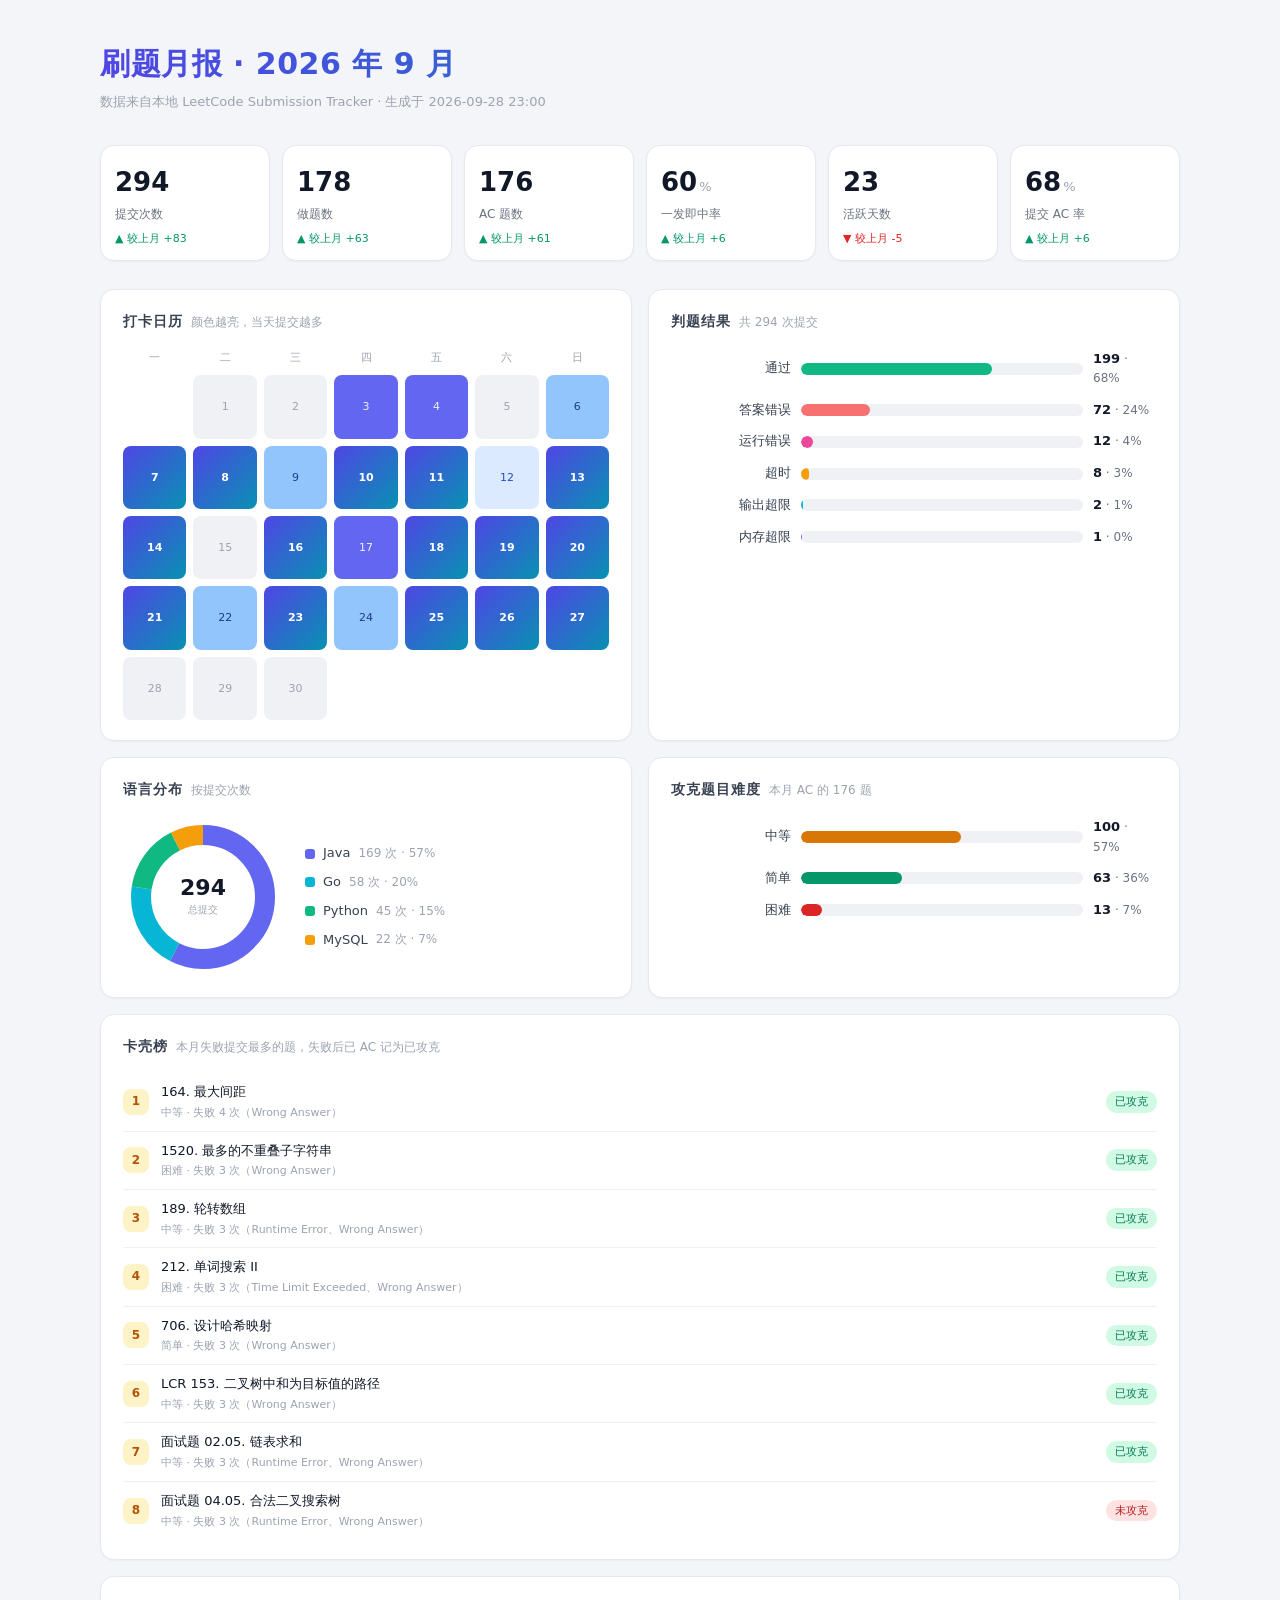
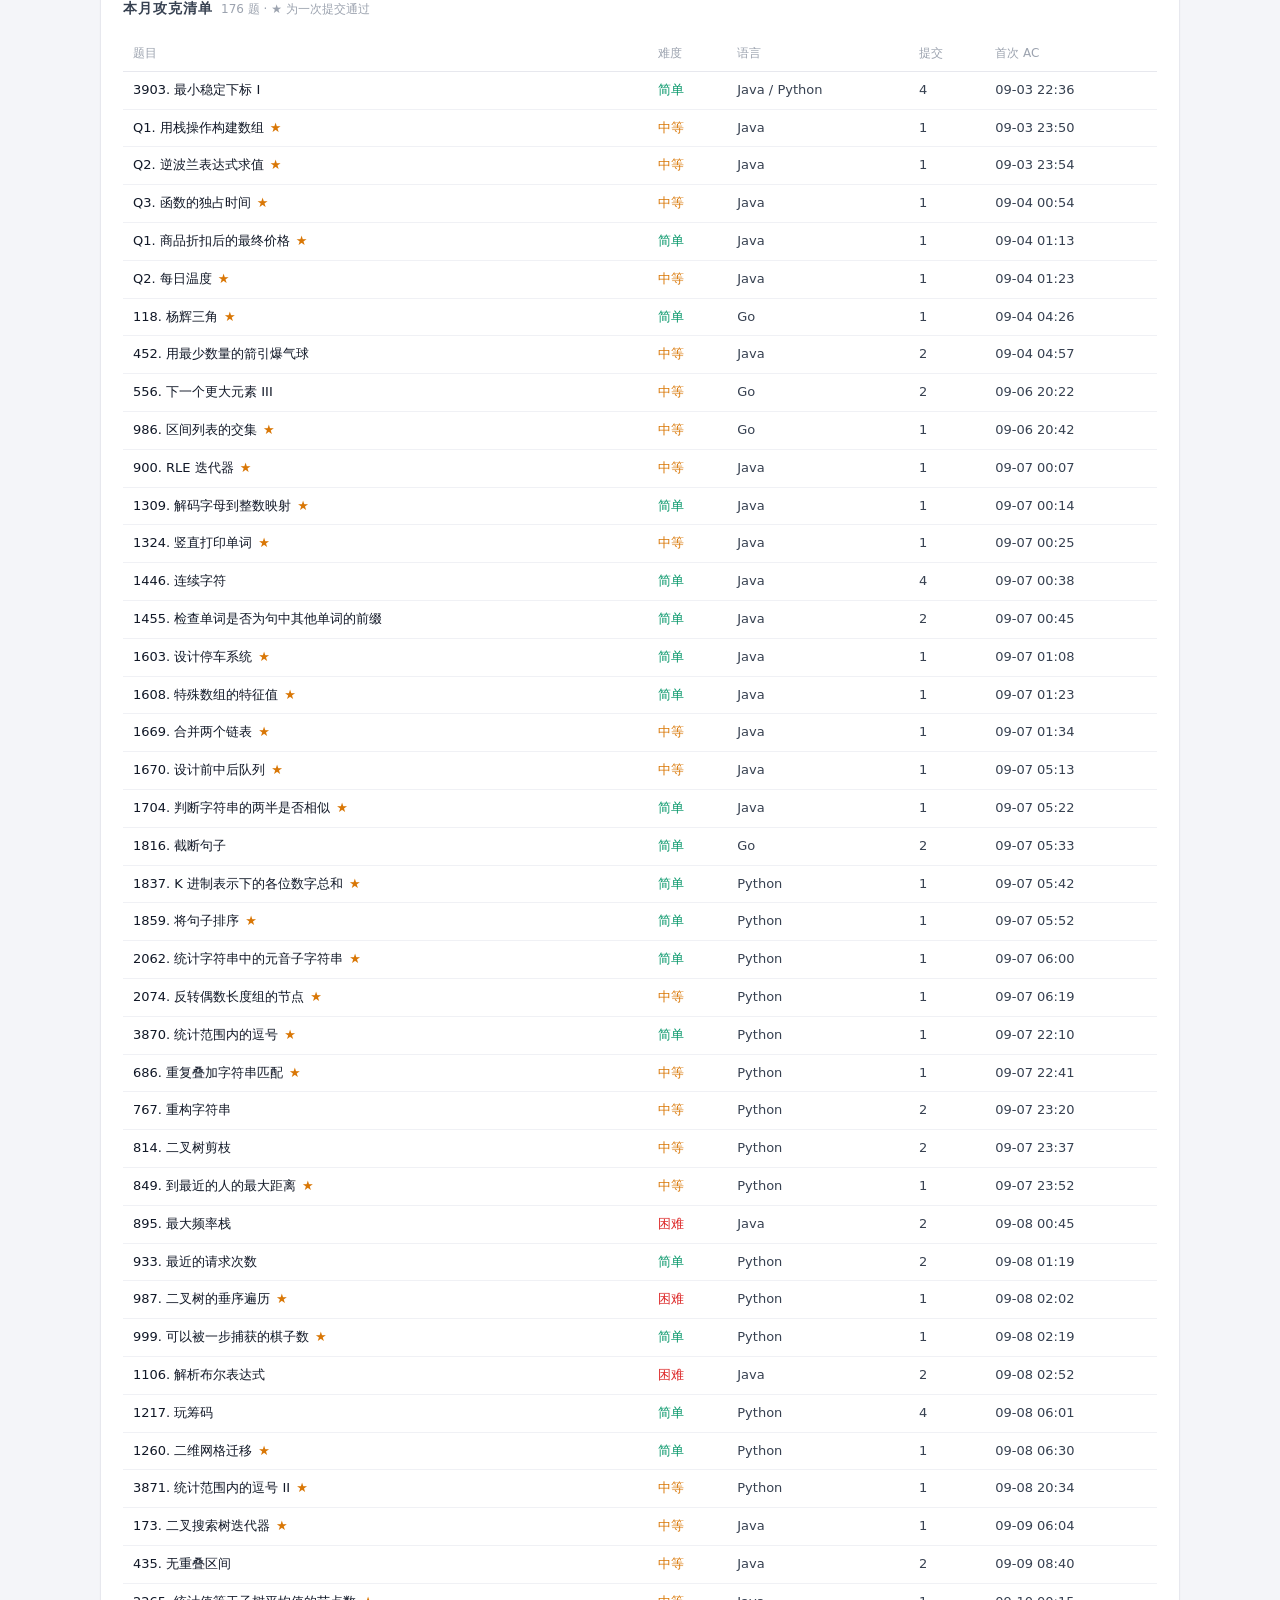
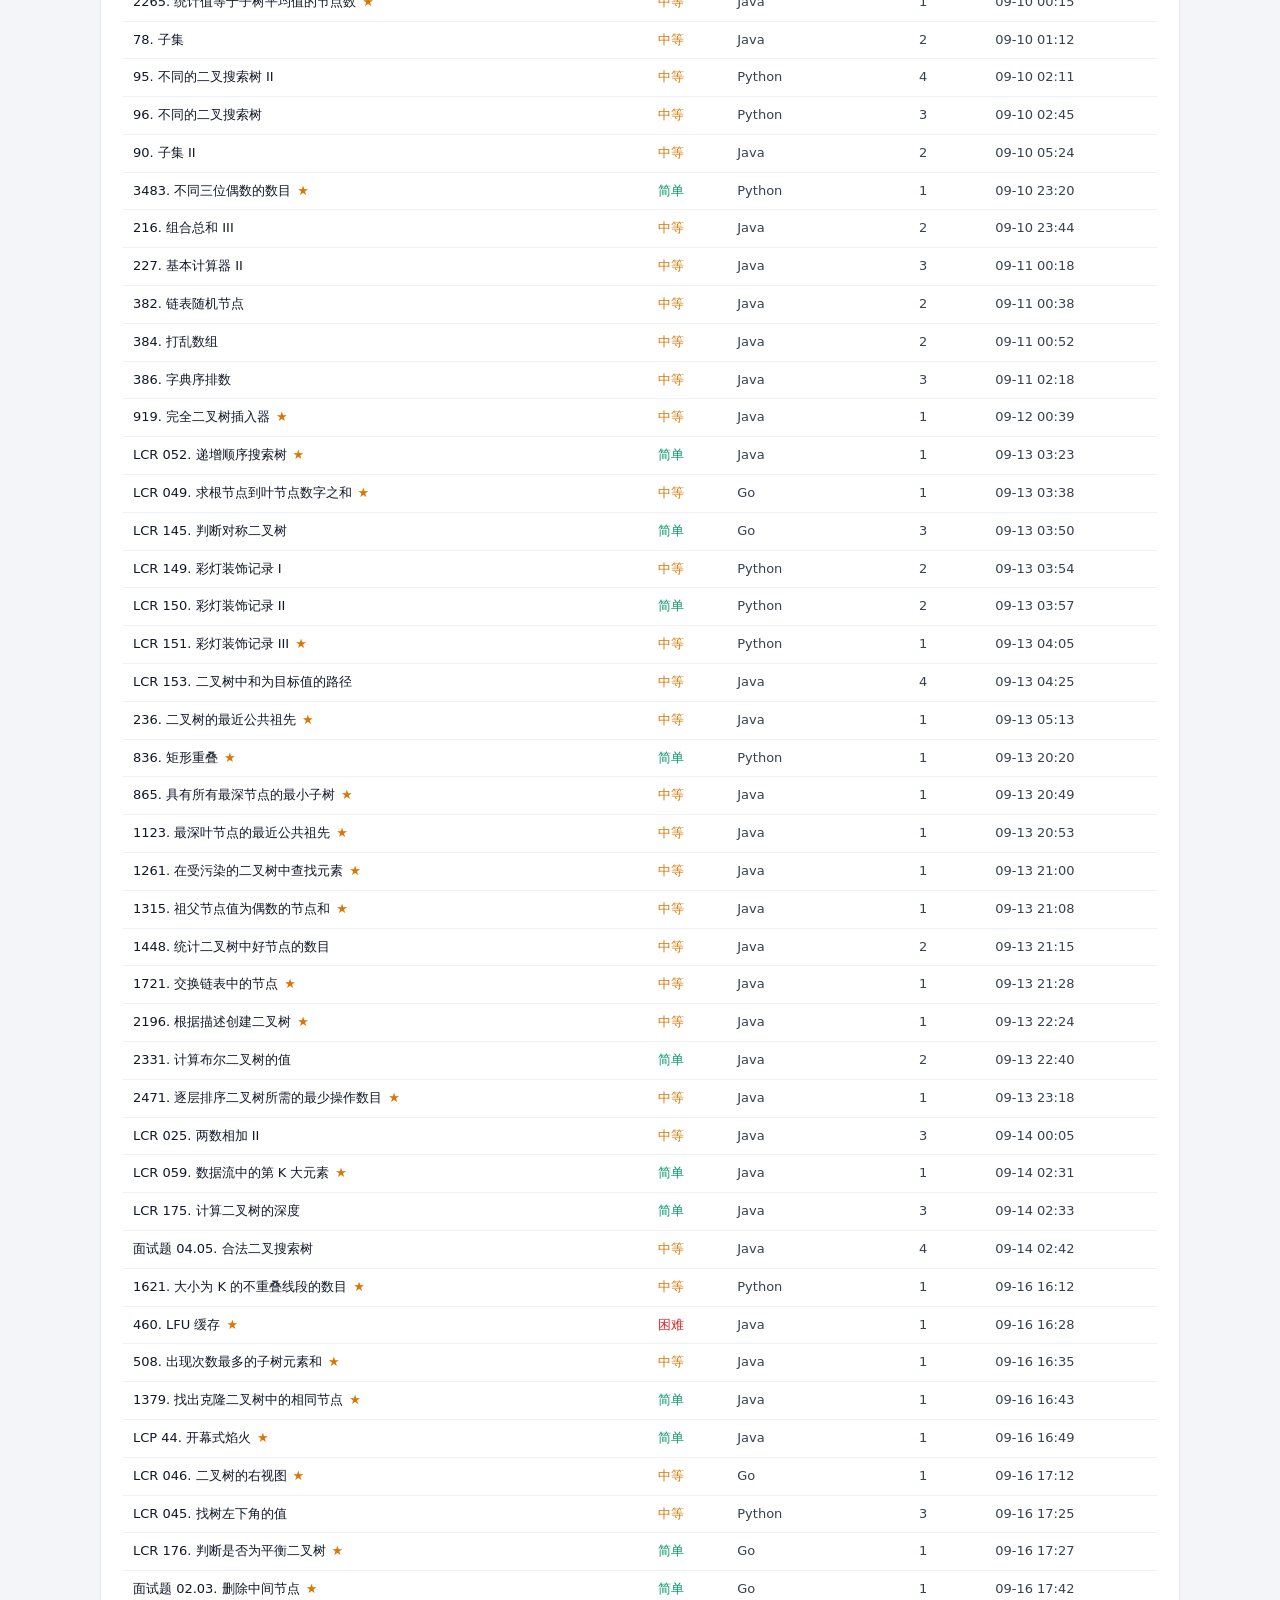
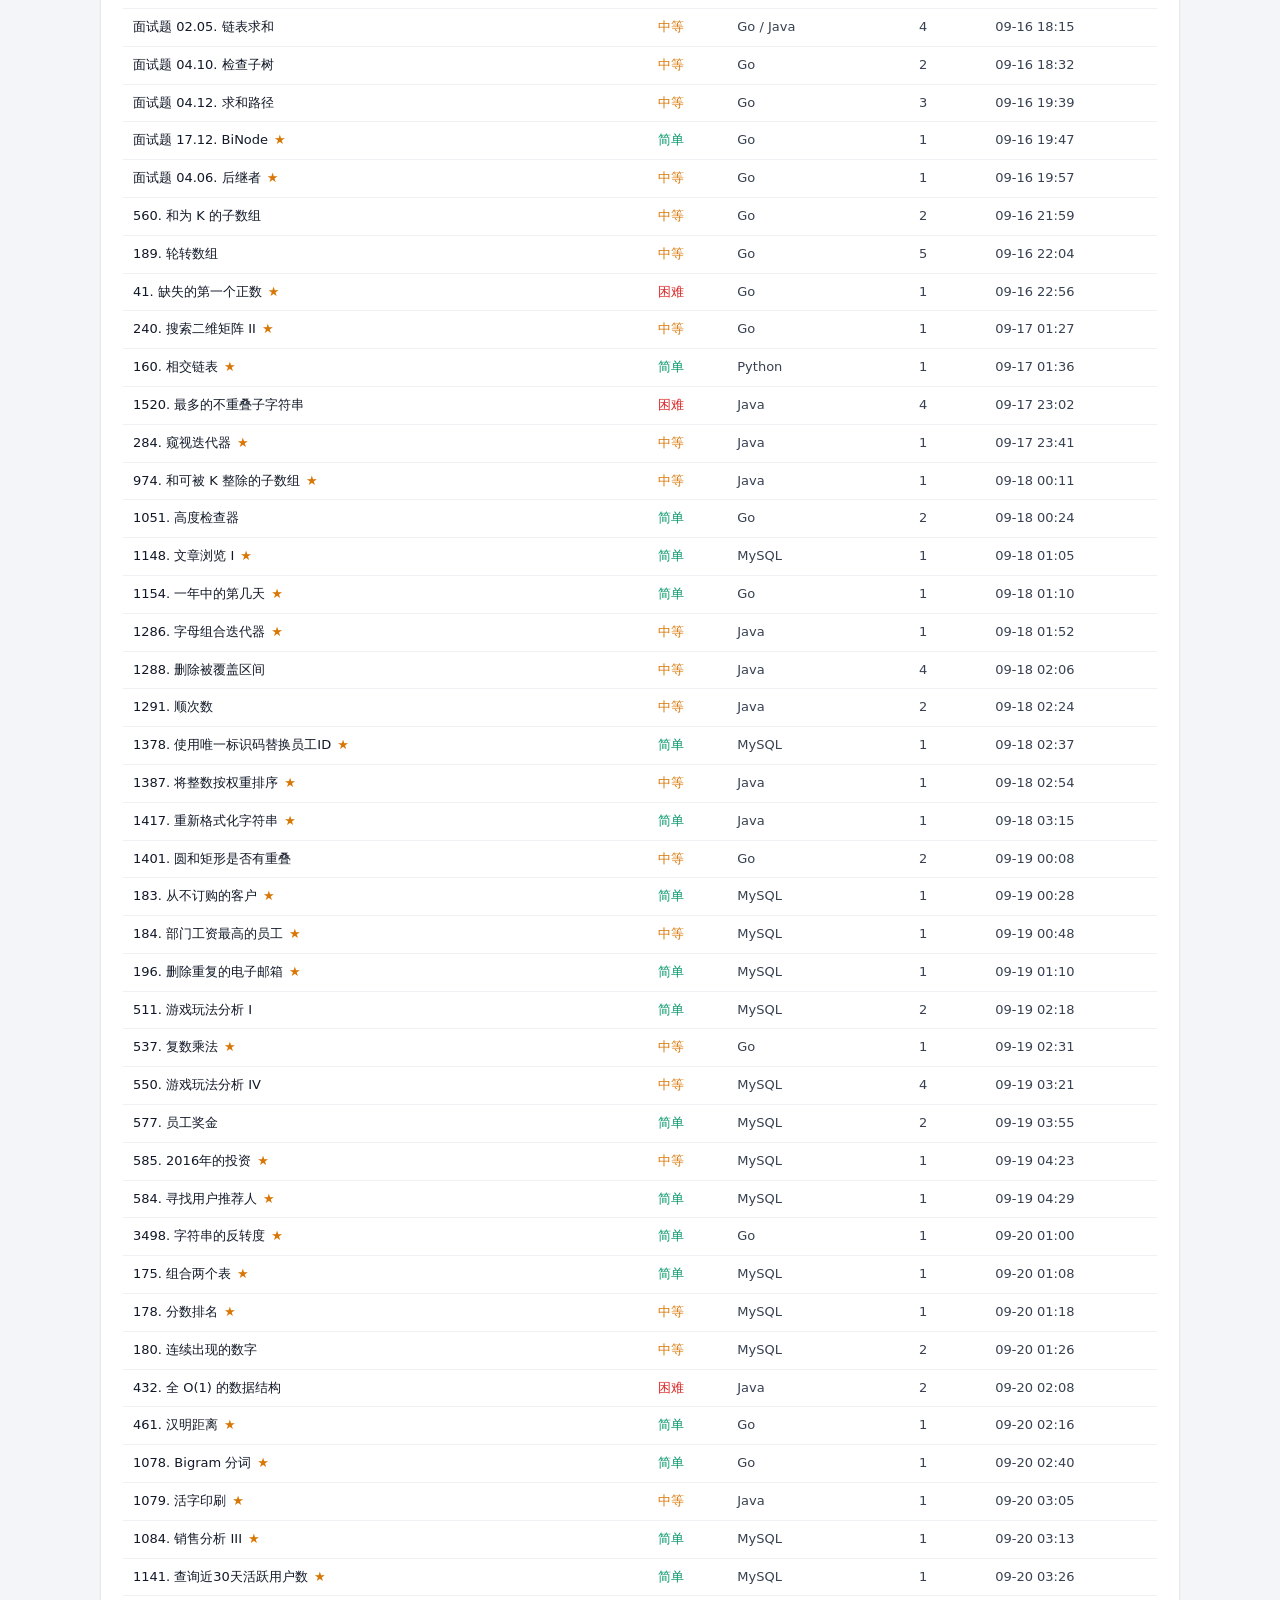
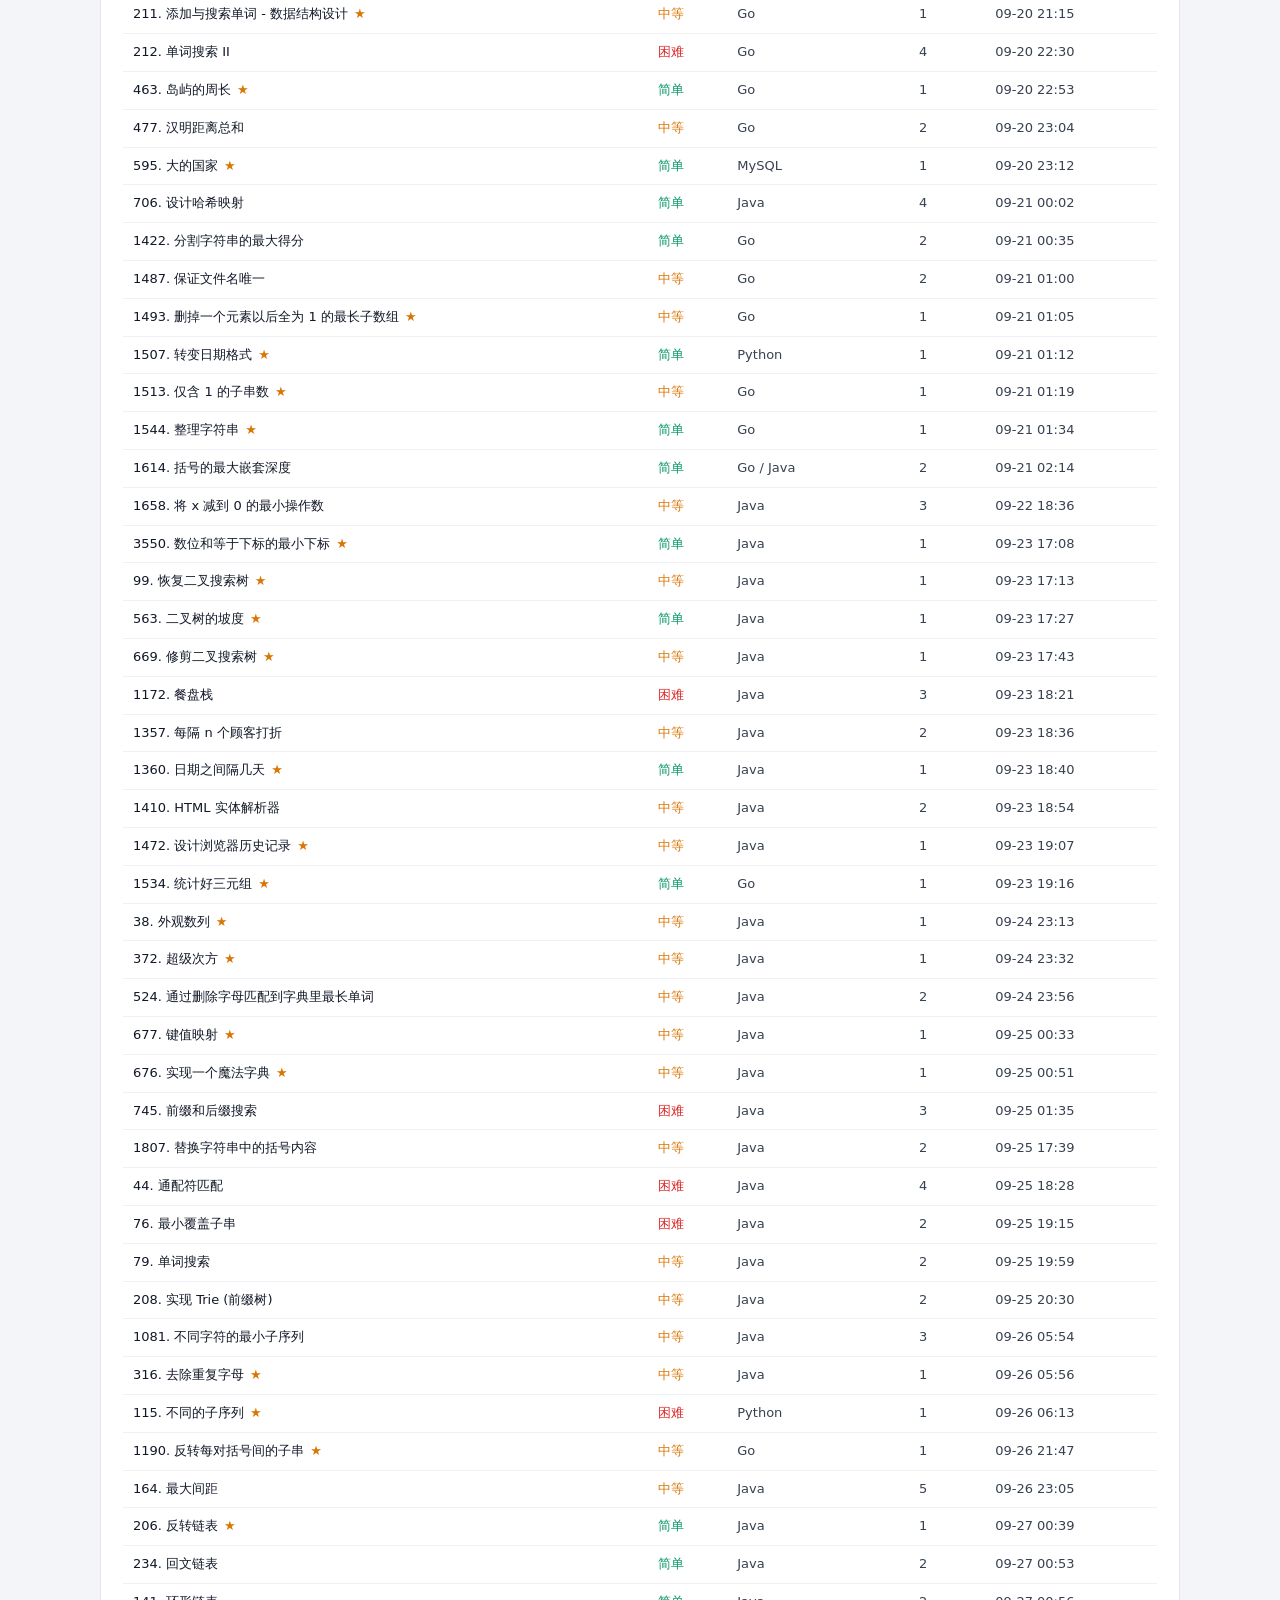
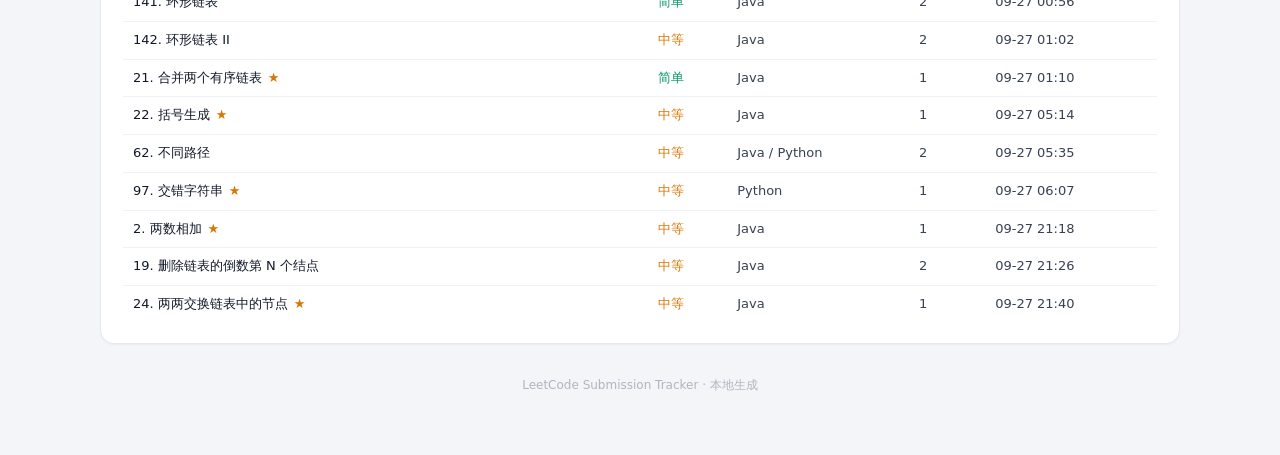
<file: reports/monthly-2026-09.html>
<!DOCTYPE html>
<html lang="zh-CN">
<head>
<meta charset="UTF-8">
<meta name="viewport" content="width=device-width, initial-scale=1">
<title>刷题月报 · 2026 年 9 月</title>
<style>
* { margin: 0; padding: 0; box-sizing: border-box; }
body {
  background: #f4f5f9; color: #111827;
  font-family: "Segoe UI", "Microsoft YaHei", system-ui, sans-serif;
  line-height: 1.6; padding: 40px 20px 60px;
}
.page { max-width: 1080px; margin: 0 auto; }
.hero { margin-bottom: 32px; }
.hero h1 {
  font-size: 30px; font-weight: 700; letter-spacing: .5px;
  background: linear-gradient(90deg, #4f46e5, #0891b2);
  -webkit-background-clip: text; background-clip: text; color: transparent;
}
.hero .sub { color: #9ca3af; font-size: 13px; margin-top: 4px; }
.grid-kpi { display: grid; grid-template-columns: repeat(6, 1fr); gap: 12px; margin-bottom: 28px; }
.kpi {
  background: #fff; border: 1px solid #e7e8ee; border-radius: 14px;
  padding: 16px 14px 13px;
  box-shadow: 0 1px 2px rgba(17, 24, 39, .04);
}
.kpi .num { font-size: 26px; font-weight: 700; color: #111827; }
.kpi .num small { font-size: 13px; font-weight: 400; color: #9ca3af; margin-left: 2px; }
.kpi .lab { font-size: 12px; color: #6b7280; margin-top: 2px; }
.kpi .delta { font-size: 11px; margin-top: 5px; }
.kpi .delta.up { color: #059669; }
.kpi .delta.down { color: #dc2626; }
.kpi .delta.flat { color: #9ca3af; }
.grid-2 { display: grid; grid-template-columns: 1fr 1fr; gap: 16px; margin-bottom: 16px; }
.card {
  background: #fff; border: 1px solid #e7e8ee; border-radius: 14px; padding: 20px 22px;
  box-shadow: 0 1px 2px rgba(17, 24, 39, .04);
}
.card h2 {
  font-size: 14px; font-weight: 600; color: #374151; margin-bottom: 16px;
  letter-spacing: 1px;
}
.card h2 .hint { color: #9ca3af; font-weight: 400; letter-spacing: 0; margin-left: 8px; font-size: 12px; }
/* 日历热力图 */
.cal { display: grid; grid-template-columns: repeat(7, 1fr); gap: 7px; }
.cal .wd { text-align: center; font-size: 11px; color: #9ca3af; padding-bottom: 2px; }
.cal .cell {
  aspect-ratio: 1; border-radius: 8px; background: #f0f1f5;
  display: flex; align-items: center; justify-content: center;
  font-size: 11px; color: #9ca3af;
}
.cal .cell.off { background: transparent; }
.cal .cell.l1 { background: #dbeafe; color: #1d4ed8; }
.cal .cell.l2 { background: #93c5fd; color: #1e3a8a; }
.cal .cell.l3 { background: #6366f1; color: #eef2ff; }
.cal .cell.l4 { background: linear-gradient(135deg, #4f46e5, #0891b2); color: #fff; font-weight: 600; }
/* 横向条形 */
.bar-row { display: grid; grid-template-columns: 120px 1fr 64px; gap: 10px; align-items: center; margin-bottom: 11px; }
.bar-row:last-child { margin-bottom: 0; }
.bar-row .name { font-size: 13px; color: #374151; text-align: right; }
.bar-row .track { height: 12px; background: #f0f1f5; border-radius: 6px; overflow: hidden; }
.bar-row .fill { height: 100%; border-radius: 6px; }
.bar-row .val { font-size: 12px; color: #6b7280; }
.bar-row .val b { color: #111827; font-size: 13px; }
/* 卡壳榜 */
.stuck-item { display: flex; align-items: center; gap: 12px; padding: 9px 0; border-bottom: 1px solid #f0f1f5; }
.stuck-item:last-child { border-bottom: none; }
.stuck-item .rank {
  width: 26px; height: 26px; border-radius: 8px; flex: none;
  background: #fef3c7; color: #b45309; font-size: 12px; font-weight: 700;
  display: flex; align-items: center; justify-content: center;
}
.stuck-item .info { flex: 1; min-width: 0; }
.stuck-item .t { font-size: 13px; color: #111827; white-space: nowrap; overflow: hidden; text-overflow: ellipsis; }
.stuck-item .t a { color: inherit; text-decoration: none; }
.stuck-item .t a:hover { color: #4f46e5; }
.stuck-item .meta { font-size: 11px; color: #9ca3af; margin-top: 1px; }
.badge { font-size: 11px; padding: 2px 9px; border-radius: 999px; flex: none; }
.badge.ok { color: #047857; background: #d1fae5; }
.badge.no { color: #b91c1c; background: #fee2e2; }
/* AC 清单表 */
table { width: 100%; border-collapse: collapse; font-size: 13px; }
th {
  text-align: left; color: #9ca3af; font-weight: 500; font-size: 12px;
  padding: 8px 10px; border-bottom: 1px solid #e7e8ee;
}
td { padding: 8px 10px; border-bottom: 1px solid #f0f1f5; color: #374151; }
tr:last-child td { border-bottom: none; }
td a { color: #111827; text-decoration: none; }
td a:hover { color: #4f46e5; }
td .dim { color: #9ca3af; font-size: 12px; }
.star { color: #d97706; margin-left: 6px; }
.donut-wrap { display: flex; align-items: center; gap: 22px; }
.legend { display: flex; flex-direction: column; gap: 8px; }
.legend .li { display: flex; align-items: center; gap: 8px; font-size: 13px; color: #374151; }
.legend .dot { width: 10px; height: 10px; border-radius: 3px; }
.legend .cnt { color: #9ca3af; font-size: 12px; }
.donut-center { font-size: 22px; font-weight: 700; fill: #111827; }
.donut-sub { font-size: 10px; fill: #9ca3af; }
.footer { color: #b0b4be; font-size: 12px; text-align: center; margin-top: 32px; }
@media (max-width: 860px) {
  .grid-kpi { grid-template-columns: repeat(3, 1fr); }
  .grid-2 { grid-template-columns: 1fr; }
}
</style>
</head>
<body>
<div class="page">
  <div class="hero">
    <h1>刷题月报 · 2026 年 9 月</h1>
    <div class="sub">数据来自本地 LeetCode Submission Tracker · 生成于 2026-09-28 23:00</div>
  </div>

  <div class="grid-kpi"><div class="kpi"><div class="num">294<small></small></div><div class="lab">提交次数</div><div class="delta up">▲ 较上月 +83</div></div><div class="kpi"><div class="num">178<small></small></div><div class="lab">做题数</div><div class="delta up">▲ 较上月 +63</div></div><div class="kpi"><div class="num">176<small></small></div><div class="lab">AC 题数</div><div class="delta up">▲ 较上月 +61</div></div><div class="kpi"><div class="num">60<small>%</small></div><div class="lab">一发即中率</div><div class="delta up">▲ 较上月 +6</div></div><div class="kpi"><div class="num">23<small></small></div><div class="lab">活跃天数</div><div class="delta down">▼ 较上月 -5</div></div><div class="kpi"><div class="num">68<small>%</small></div><div class="lab">提交 AC 率</div><div class="delta up">▲ 较上月 +6</div></div></div>

  <div class="grid-2">
    <div class="card">
      <h2>打卡日历<span class="hint">颜色越亮，当天提交越多</span></h2>
      <div class="cal"><div class="wd">一</div><div class="wd">二</div><div class="wd">三</div><div class="wd">四</div><div class="wd">五</div><div class="wd">六</div><div class="wd">日</div><div class="cell off"></div><div class="cell" title="2026-09-01：提交 0 次">1</div><div class="cell" title="2026-09-02：提交 0 次">2</div><div class="cell l3" title="2026-09-03：提交 6 次，AC 4 次">3</div><div class="cell l3" title="2026-09-04：提交 6 次，AC 5 次">4</div><div class="cell" title="2026-09-05：提交 0 次">5</div><div class="cell l2" title="2026-09-06：提交 3 次，AC 2 次">6</div><div class="cell l4" title="2026-09-07：提交 27 次，AC 22 次">7</div><div class="cell l4" title="2026-09-08：提交 14 次，AC 10 次">8</div><div class="cell l2" title="2026-09-09：提交 3 次，AC 2 次">9</div><div class="cell l4" title="2026-09-10：提交 15 次，AC 11 次">10</div><div class="cell l4" title="2026-09-11：提交 10 次，AC 5 次">11</div><div class="cell l1" title="2026-09-12：提交 1 次，AC 1 次">12</div><div class="cell l4" title="2026-09-13：提交 27 次，AC 18 次">13</div><div class="cell l4" title="2026-09-14：提交 11 次，AC 6 次">14</div><div class="cell" title="2026-09-15：提交 0 次">15</div><div class="cell l4" title="2026-09-16：提交 30 次，AC 18 次">16</div><div class="cell l3" title="2026-09-17：提交 7 次，AC 4 次">17</div><div class="cell l4" title="2026-09-18：提交 16 次，AC 13 次">18</div><div class="cell l4" title="2026-09-19：提交 16 次，AC 12 次">19</div><div class="cell l4" title="2026-09-20：提交 24 次，AC 15 次">20</div><div class="cell l4" title="2026-09-21：提交 10 次，AC 8 次">21</div><div class="cell l2" title="2026-09-22：提交 3 次，AC 1 次">22</div><div class="cell l4" title="2026-09-23：提交 14 次，AC 10 次">23</div><div class="cell l2" title="2026-09-24：提交 4 次，AC 3 次">24</div><div class="cell l4" title="2026-09-25：提交 18 次，AC 10 次">25</div><div class="cell l4" title="2026-09-26：提交 11 次，AC 6 次">26</div><div class="cell l4" title="2026-09-27：提交 18 次，AC 13 次">27</div><div class="cell" title="2026-09-28：提交 0 次">28</div><div class="cell" title="2026-09-29：提交 0 次">29</div><div class="cell" title="2026-09-30：提交 0 次">30</div></div>
    </div>
    <div class="card">
      <h2>判题结果<span class="hint">共 294 次提交</span></h2>
      <div class="bar-row"><div class="name">通过</div><div class="track"><div class="fill" style="width:67.7%;background:#10b981"></div></div><div class="val"><b>199</b> · 68%</div></div><div class="bar-row"><div class="name">答案错误</div><div class="track"><div class="fill" style="width:24.5%;background:#f87171"></div></div><div class="val"><b>72</b> · 24%</div></div><div class="bar-row"><div class="name">运行错误</div><div class="track"><div class="fill" style="width:4.1%;background:#ec4899"></div></div><div class="val"><b>12</b> · 4%</div></div><div class="bar-row"><div class="name">超时</div><div class="track"><div class="fill" style="width:2.7%;background:#f59e0b"></div></div><div class="val"><b>8</b> · 3%</div></div><div class="bar-row"><div class="name">输出超限</div><div class="track"><div class="fill" style="width:0.7%;background:#06b6d4"></div></div><div class="val"><b>2</b> · 1%</div></div><div class="bar-row"><div class="name">内存超限</div><div class="track"><div class="fill" style="width:0.3%;background:#8b5cf6"></div></div><div class="val"><b>1</b> · 0%</div></div>
    </div>
  </div>

  <div class="grid-2">
    <div class="card">
      <h2>语言分布<span class="hint">按提交次数</span></h2>
      <div class="donut-wrap"><svg width="160" height="160" viewBox="0 0 160 160"><circle r="62" cx="80" cy="80" fill="none" stroke="#f0f1f5" stroke-width="20"/><circle r="62" cx="80" cy="80" fill="none" stroke="#6366f1" stroke-width="20" stroke-dasharray="223.9 389.6" stroke-dashoffset="0.0" transform="rotate(-90 80 80)"/><circle r="62" cx="80" cy="80" fill="none" stroke="#06b6d4" stroke-width="20" stroke-dasharray="76.9 389.6" stroke-dashoffset="-223.9" transform="rotate(-90 80 80)"/><circle r="62" cx="80" cy="80" fill="none" stroke="#10b981" stroke-width="20" stroke-dasharray="59.6 389.6" stroke-dashoffset="-300.8" transform="rotate(-90 80 80)"/><circle r="62" cx="80" cy="80" fill="none" stroke="#f59e0b" stroke-width="20" stroke-dasharray="29.2 389.6" stroke-dashoffset="-360.4" transform="rotate(-90 80 80)"/><text x="80" y="78" text-anchor="middle" class="donut-center">294</text><text x="80" y="96" text-anchor="middle" class="donut-sub">总提交</text></svg><div class="legend"><div class="li"><span class="dot" style="background:#6366f1"></span>Java<span class="cnt">169 次 · 57%</span></div><div class="li"><span class="dot" style="background:#06b6d4"></span>Go<span class="cnt">58 次 · 20%</span></div><div class="li"><span class="dot" style="background:#10b981"></span>Python<span class="cnt">45 次 · 15%</span></div><div class="li"><span class="dot" style="background:#f59e0b"></span>MySQL<span class="cnt">22 次 · 7%</span></div></div></div>
    </div>
    <div class="card">
      <h2>攻克题目难度<span class="hint">本月 AC 的 176 题</span></h2>
      <div class="bar-row"><div class="name">中等</div><div class="track"><div class="fill" style="width:56.8%;background:#d97706"></div></div><div class="val"><b>100</b> · 57%</div></div><div class="bar-row"><div class="name">简单</div><div class="track"><div class="fill" style="width:35.8%;background:#059669"></div></div><div class="val"><b>63</b> · 36%</div></div><div class="bar-row"><div class="name">困难</div><div class="track"><div class="fill" style="width:7.4%;background:#dc2626"></div></div><div class="val"><b>13</b> · 7%</div></div>
    </div>
  </div>

  <div class="card" style="margin-bottom:16px">
    <h2>卡壳榜<span class="hint">本月失败提交最多的题，失败后已 AC 记为已攻克</span></h2>
    <div class="stuck-item"><div class="rank">1</div><div class="info"><div class="t"><a href="https://leetcode.cn/problems/maximum-gap/" target="_blank">164. 最大间距</a></div><div class="meta">中等 · 失败 4 次（Wrong Answer）</div></div><span class="badge ok">已攻克</span></div><div class="stuck-item"><div class="rank">2</div><div class="info"><div class="t"><a href="https://leetcode.cn/problems/maximum-number-of-non-overlapping-substrings/" target="_blank">1520. 最多的不重叠子字符串</a></div><div class="meta">困难 · 失败 3 次（Wrong Answer）</div></div><span class="badge ok">已攻克</span></div><div class="stuck-item"><div class="rank">3</div><div class="info"><div class="t"><a href="https://leetcode.cn/problems/rotate-array/" target="_blank">189. 轮转数组</a></div><div class="meta">中等 · 失败 3 次（Runtime Error、Wrong Answer）</div></div><span class="badge ok">已攻克</span></div><div class="stuck-item"><div class="rank">4</div><div class="info"><div class="t"><a href="https://leetcode.cn/problems/word-search-ii/" target="_blank">212. 单词搜索 II</a></div><div class="meta">困难 · 失败 3 次（Time Limit Exceeded、Wrong Answer）</div></div><span class="badge ok">已攻克</span></div><div class="stuck-item"><div class="rank">5</div><div class="info"><div class="t"><a href="https://leetcode.cn/problems/design-hashmap/" target="_blank">706. 设计哈希映射</a></div><div class="meta">简单 · 失败 3 次（Wrong Answer）</div></div><span class="badge ok">已攻克</span></div><div class="stuck-item"><div class="rank">6</div><div class="info"><div class="t"><a href="https://leetcode.cn/problems/er-cha-shu-zhong-he-wei-mou-yi-zhi-de-lu-jing-lcof/" target="_blank">LCR 153. 二叉树中和为目标值的路径</a></div><div class="meta">中等 · 失败 3 次（Wrong Answer）</div></div><span class="badge ok">已攻克</span></div><div class="stuck-item"><div class="rank">7</div><div class="info"><div class="t"><a href="https://leetcode.cn/problems/sum-lists-lcci/" target="_blank">面试题 02.05. 链表求和</a></div><div class="meta">中等 · 失败 3 次（Runtime Error、Wrong Answer）</div></div><span class="badge ok">已攻克</span></div><div class="stuck-item"><div class="rank">8</div><div class="info"><div class="t"><a href="https://leetcode.cn/problems/legal-binary-search-tree-lcci/" target="_blank">面试题 04.05. 合法二叉搜索树</a></div><div class="meta">中等 · 失败 3 次（Runtime Error、Wrong Answer）</div></div><span class="badge no">未攻克</span></div>
  </div>

  <div class="card">
    <h2>本月攻克清单<span class="hint">176 题 · ★ 为一次提交通过</span></h2>
    <table><thead><tr><th>题目</th><th>难度</th><th>语言</th><th>提交</th><th>首次 AC</th></tr></thead><tbody><tr><td><a href="https://leetcode.cn/problems/smallest-stable-index-i/" target="_blank">3903. 最小稳定下标 I</a></td><td style="color:#059669">简单</td><td>Java / Python</td><td>4</td><td class="dim">09-03 22:36</td></tr><tr><td><a href="https://leetcode.cn/problems/build-an-array-with-stack-operations/" target="_blank">Q1. 用栈操作构建数组</a><span class="star" title="一次提交通过">★</span></td><td style="color:#d97706">中等</td><td>Java</td><td>1</td><td class="dim">09-03 23:50</td></tr><tr><td><a href="https://leetcode.cn/problems/evaluate-reverse-polish-notation/" target="_blank">Q2. 逆波兰表达式求值</a><span class="star" title="一次提交通过">★</span></td><td style="color:#d97706">中等</td><td>Java</td><td>1</td><td class="dim">09-03 23:54</td></tr><tr><td><a href="https://leetcode.cn/problems/exclusive-time-of-functions/" target="_blank">Q3. 函数的独占时间</a><span class="star" title="一次提交通过">★</span></td><td style="color:#d97706">中等</td><td>Java</td><td>1</td><td class="dim">09-04 00:54</td></tr><tr><td><a href="https://leetcode.cn/problems/final-prices-with-a-special-discount-in-a-shop/" target="_blank">Q1. 商品折扣后的最终价格</a><span class="star" title="一次提交通过">★</span></td><td style="color:#059669">简单</td><td>Java</td><td>1</td><td class="dim">09-04 01:13</td></tr><tr><td><a href="https://leetcode.cn/problems/daily-temperatures/" target="_blank">Q2. 每日温度</a><span class="star" title="一次提交通过">★</span></td><td style="color:#d97706">中等</td><td>Java</td><td>1</td><td class="dim">09-04 01:23</td></tr><tr><td><a href="https://leetcode.cn/problems/pascals-triangle/" target="_blank">118. 杨辉三角</a><span class="star" title="一次提交通过">★</span></td><td style="color:#059669">简单</td><td>Go</td><td>1</td><td class="dim">09-04 04:26</td></tr><tr><td><a href="https://leetcode.cn/problems/minimum-number-of-arrows-to-burst-balloons/" target="_blank">452. 用最少数量的箭引爆气球</a></td><td style="color:#d97706">中等</td><td>Java</td><td>2</td><td class="dim">09-04 04:57</td></tr><tr><td><a href="https://leetcode.cn/problems/next-greater-element-iii/" target="_blank">556. 下一个更大元素 III</a></td><td style="color:#d97706">中等</td><td>Go</td><td>2</td><td class="dim">09-06 20:22</td></tr><tr><td><a href="https://leetcode.cn/problems/interval-list-intersections/" target="_blank">986. 区间列表的交集</a><span class="star" title="一次提交通过">★</span></td><td style="color:#d97706">中等</td><td>Go</td><td>1</td><td class="dim">09-06 20:42</td></tr><tr><td><a href="https://leetcode.cn/problems/rle-iterator/" target="_blank">900. RLE 迭代器</a><span class="star" title="一次提交通过">★</span></td><td style="color:#d97706">中等</td><td>Java</td><td>1</td><td class="dim">09-07 00:07</td></tr><tr><td><a href="https://leetcode.cn/problems/decrypt-string-from-alphabet-to-integer-mapping/" target="_blank">1309. 解码字母到整数映射</a><span class="star" title="一次提交通过">★</span></td><td style="color:#059669">简单</td><td>Java</td><td>1</td><td class="dim">09-07 00:14</td></tr><tr><td><a href="https://leetcode.cn/problems/print-words-vertically/" target="_blank">1324. 竖直打印单词</a><span class="star" title="一次提交通过">★</span></td><td style="color:#d97706">中等</td><td>Java</td><td>1</td><td class="dim">09-07 00:25</td></tr><tr><td><a href="https://leetcode.cn/problems/consecutive-characters/" target="_blank">1446. 连续字符</a></td><td style="color:#059669">简单</td><td>Java</td><td>4</td><td class="dim">09-07 00:38</td></tr><tr><td><a href="https://leetcode.cn/problems/check-if-a-word-occurs-as-a-prefix-of-any-word-in-a-sentence/" target="_blank">1455. 检查单词是否为句中其他单词的前缀</a></td><td style="color:#059669">简单</td><td>Java</td><td>2</td><td class="dim">09-07 00:45</td></tr><tr><td><a href="https://leetcode.cn/problems/design-parking-system/" target="_blank">1603. 设计停车系统</a><span class="star" title="一次提交通过">★</span></td><td style="color:#059669">简单</td><td>Java</td><td>1</td><td class="dim">09-07 01:08</td></tr><tr><td><a href="https://leetcode.cn/problems/special-array-with-x-elements-greater-than-or-equal-x/" target="_blank">1608. 特殊数组的特征值</a><span class="star" title="一次提交通过">★</span></td><td style="color:#059669">简单</td><td>Java</td><td>1</td><td class="dim">09-07 01:23</td></tr><tr><td><a href="https://leetcode.cn/problems/merge-in-between-linked-lists/" target="_blank">1669. 合并两个链表</a><span class="star" title="一次提交通过">★</span></td><td style="color:#d97706">中等</td><td>Java</td><td>1</td><td class="dim">09-07 01:34</td></tr><tr><td><a href="https://leetcode.cn/problems/design-front-middle-back-queue/" target="_blank">1670. 设计前中后队列</a><span class="star" title="一次提交通过">★</span></td><td style="color:#d97706">中等</td><td>Java</td><td>1</td><td class="dim">09-07 05:13</td></tr><tr><td><a href="https://leetcode.cn/problems/determine-if-string-halves-are-alike/" target="_blank">1704. 判断字符串的两半是否相似</a><span class="star" title="一次提交通过">★</span></td><td style="color:#059669">简单</td><td>Java</td><td>1</td><td class="dim">09-07 05:22</td></tr><tr><td><a href="https://leetcode.cn/problems/truncate-sentence/" target="_blank">1816. 截断句子</a></td><td style="color:#059669">简单</td><td>Go</td><td>2</td><td class="dim">09-07 05:33</td></tr><tr><td><a href="https://leetcode.cn/problems/sum-of-digits-in-base-k/" target="_blank">1837. K 进制表示下的各位数字总和</a><span class="star" title="一次提交通过">★</span></td><td style="color:#059669">简单</td><td>Python</td><td>1</td><td class="dim">09-07 05:42</td></tr><tr><td><a href="https://leetcode.cn/problems/sorting-the-sentence/" target="_blank">1859. 将句子排序</a><span class="star" title="一次提交通过">★</span></td><td style="color:#059669">简单</td><td>Python</td><td>1</td><td class="dim">09-07 05:52</td></tr><tr><td><a href="https://leetcode.cn/problems/count-vowel-substrings-of-a-string/" target="_blank">2062. 统计字符串中的元音子字符串</a><span class="star" title="一次提交通过">★</span></td><td style="color:#059669">简单</td><td>Python</td><td>1</td><td class="dim">09-07 06:00</td></tr><tr><td><a href="https://leetcode.cn/problems/reverse-nodes-in-even-length-groups/" target="_blank">2074. 反转偶数长度组的节点</a><span class="star" title="一次提交通过">★</span></td><td style="color:#d97706">中等</td><td>Python</td><td>1</td><td class="dim">09-07 06:19</td></tr><tr><td><a href="https://leetcode.cn/problems/count-commas-in-range/" target="_blank">3870. 统计范围内的逗号</a><span class="star" title="一次提交通过">★</span></td><td style="color:#059669">简单</td><td>Python</td><td>1</td><td class="dim">09-07 22:10</td></tr><tr><td><a href="https://leetcode.cn/problems/repeated-string-match/" target="_blank">686. 重复叠加字符串匹配</a><span class="star" title="一次提交通过">★</span></td><td style="color:#d97706">中等</td><td>Python</td><td>1</td><td class="dim">09-07 22:41</td></tr><tr><td><a href="https://leetcode.cn/problems/reorganize-string/" target="_blank">767. 重构字符串</a></td><td style="color:#d97706">中等</td><td>Python</td><td>2</td><td class="dim">09-07 23:20</td></tr><tr><td><a href="https://leetcode.cn/problems/binary-tree-pruning/" target="_blank">814. 二叉树剪枝</a></td><td style="color:#d97706">中等</td><td>Python</td><td>2</td><td class="dim">09-07 23:37</td></tr><tr><td><a href="https://leetcode.cn/problems/maximize-distance-to-closest-person/" target="_blank">849. 到最近的人的最大距离</a><span class="star" title="一次提交通过">★</span></td><td style="color:#d97706">中等</td><td>Python</td><td>1</td><td class="dim">09-07 23:52</td></tr><tr><td><a href="https://leetcode.cn/problems/maximum-frequency-stack/" target="_blank">895. 最大频率栈</a></td><td style="color:#dc2626">困难</td><td>Java</td><td>2</td><td class="dim">09-08 00:45</td></tr><tr><td><a href="https://leetcode.cn/problems/number-of-recent-calls/" target="_blank">933. 最近的请求次数</a></td><td style="color:#059669">简单</td><td>Python</td><td>2</td><td class="dim">09-08 01:19</td></tr><tr><td><a href="https://leetcode.cn/problems/vertical-order-traversal-of-a-binary-tree/" target="_blank">987. 二叉树的垂序遍历</a><span class="star" title="一次提交通过">★</span></td><td style="color:#dc2626">困难</td><td>Python</td><td>1</td><td class="dim">09-08 02:02</td></tr><tr><td><a href="https://leetcode.cn/problems/available-captures-for-rook/" target="_blank">999. 可以被一步捕获的棋子数</a><span class="star" title="一次提交通过">★</span></td><td style="color:#059669">简单</td><td>Python</td><td>1</td><td class="dim">09-08 02:19</td></tr><tr><td><a href="https://leetcode.cn/problems/parsing-a-boolean-expression/" target="_blank">1106. 解析布尔表达式</a></td><td style="color:#dc2626">困难</td><td>Java</td><td>2</td><td class="dim">09-08 02:52</td></tr><tr><td><a href="https://leetcode.cn/problems/minimum-cost-to-move-chips-to-the-same-position/" target="_blank">1217. 玩筹码</a></td><td style="color:#059669">简单</td><td>Python</td><td>4</td><td class="dim">09-08 06:01</td></tr><tr><td><a href="https://leetcode.cn/problems/shift-2d-grid/" target="_blank">1260. 二维网格迁移</a><span class="star" title="一次提交通过">★</span></td><td style="color:#059669">简单</td><td>Python</td><td>1</td><td class="dim">09-08 06:30</td></tr><tr><td><a href="https://leetcode.cn/problems/count-commas-in-range-ii/" target="_blank">3871. 统计范围内的逗号 II</a><span class="star" title="一次提交通过">★</span></td><td style="color:#d97706">中等</td><td>Python</td><td>1</td><td class="dim">09-08 20:34</td></tr><tr><td><a href="https://leetcode.cn/problems/binary-search-tree-iterator/" target="_blank">173. 二叉搜索树迭代器</a><span class="star" title="一次提交通过">★</span></td><td style="color:#d97706">中等</td><td>Java</td><td>1</td><td class="dim">09-09 06:04</td></tr><tr><td><a href="https://leetcode.cn/problems/non-overlapping-intervals/" target="_blank">435. 无重叠区间</a></td><td style="color:#d97706">中等</td><td>Java</td><td>2</td><td class="dim">09-09 08:40</td></tr><tr><td><a href="https://leetcode.cn/problems/count-nodes-equal-to-average-of-subtree/" target="_blank">2265. 统计值等于子树平均值的节点数</a><span class="star" title="一次提交通过">★</span></td><td style="color:#d97706">中等</td><td>Java</td><td>1</td><td class="dim">09-10 00:15</td></tr><tr><td><a href="https://leetcode.cn/problems/subsets/" target="_blank">78. 子集</a></td><td style="color:#d97706">中等</td><td>Java</td><td>2</td><td class="dim">09-10 01:12</td></tr><tr><td><a href="https://leetcode.cn/problems/unique-binary-search-trees-ii/" target="_blank">95. 不同的二叉搜索树 II</a></td><td style="color:#d97706">中等</td><td>Python</td><td>4</td><td class="dim">09-10 02:11</td></tr><tr><td><a href="https://leetcode.cn/problems/unique-binary-search-trees/" target="_blank">96. 不同的二叉搜索树</a></td><td style="color:#d97706">中等</td><td>Python</td><td>3</td><td class="dim">09-10 02:45</td></tr><tr><td><a href="https://leetcode.cn/problems/subsets-ii/" target="_blank">90. 子集 II</a></td><td style="color:#d97706">中等</td><td>Java</td><td>2</td><td class="dim">09-10 05:24</td></tr><tr><td><a href="https://leetcode.cn/problems/unique-3-digit-even-numbers/" target="_blank">3483. 不同三位偶数的数目</a><span class="star" title="一次提交通过">★</span></td><td style="color:#059669">简单</td><td>Python</td><td>1</td><td class="dim">09-10 23:20</td></tr><tr><td><a href="https://leetcode.cn/problems/combination-sum-iii/" target="_blank">216. 组合总和 III</a></td><td style="color:#d97706">中等</td><td>Java</td><td>2</td><td class="dim">09-10 23:44</td></tr><tr><td><a href="https://leetcode.cn/problems/basic-calculator-ii/" target="_blank">227. 基本计算器 II</a></td><td style="color:#d97706">中等</td><td>Java</td><td>3</td><td class="dim">09-11 00:18</td></tr><tr><td><a href="https://leetcode.cn/problems/linked-list-random-node/" target="_blank">382. 链表随机节点</a></td><td style="color:#d97706">中等</td><td>Java</td><td>2</td><td class="dim">09-11 00:38</td></tr><tr><td><a href="https://leetcode.cn/problems/shuffle-an-array/" target="_blank">384. 打乱数组</a></td><td style="color:#d97706">中等</td><td>Java</td><td>2</td><td class="dim">09-11 00:52</td></tr><tr><td><a href="https://leetcode.cn/problems/lexicographical-numbers/" target="_blank">386. 字典序排数</a></td><td style="color:#d97706">中等</td><td>Java</td><td>3</td><td class="dim">09-11 02:18</td></tr><tr><td><a href="https://leetcode.cn/problems/complete-binary-tree-inserter/" target="_blank">919. 完全二叉树插入器</a><span class="star" title="一次提交通过">★</span></td><td style="color:#d97706">中等</td><td>Java</td><td>1</td><td class="dim">09-12 00:39</td></tr><tr><td><a href="https://leetcode.cn/problems/NYBBNL/" target="_blank">LCR 052. 递增顺序搜索树</a><span class="star" title="一次提交通过">★</span></td><td style="color:#059669">简单</td><td>Java</td><td>1</td><td class="dim">09-13 03:23</td></tr><tr><td><a href="https://leetcode.cn/problems/3Etpl5/" target="_blank">LCR 049. 求根节点到叶节点数字之和</a><span class="star" title="一次提交通过">★</span></td><td style="color:#d97706">中等</td><td>Go</td><td>1</td><td class="dim">09-13 03:38</td></tr><tr><td><a href="https://leetcode.cn/problems/dui-cheng-de-er-cha-shu-lcof/" target="_blank">LCR 145. 判断对称二叉树</a></td><td style="color:#059669">简单</td><td>Go</td><td>3</td><td class="dim">09-13 03:50</td></tr><tr><td><a href="https://leetcode.cn/problems/cong-shang-dao-xia-da-yin-er-cha-shu-lcof/" target="_blank">LCR 149. 彩灯装饰记录 I</a></td><td style="color:#d97706">中等</td><td>Python</td><td>2</td><td class="dim">09-13 03:54</td></tr><tr><td><a href="https://leetcode.cn/problems/cong-shang-dao-xia-da-yin-er-cha-shu-ii-lcof/" target="_blank">LCR 150. 彩灯装饰记录 II</a></td><td style="color:#059669">简单</td><td>Python</td><td>2</td><td class="dim">09-13 03:57</td></tr><tr><td><a href="https://leetcode.cn/problems/cong-shang-dao-xia-da-yin-er-cha-shu-iii-lcof/" target="_blank">LCR 151. 彩灯装饰记录 III</a><span class="star" title="一次提交通过">★</span></td><td style="color:#d97706">中等</td><td>Python</td><td>1</td><td class="dim">09-13 04:05</td></tr><tr><td><a href="https://leetcode.cn/problems/er-cha-shu-zhong-he-wei-mou-yi-zhi-de-lu-jing-lcof/" target="_blank">LCR 153. 二叉树中和为目标值的路径</a></td><td style="color:#d97706">中等</td><td>Java</td><td>4</td><td class="dim">09-13 04:25</td></tr><tr><td><a href="https://leetcode.cn/problems/lowest-common-ancestor-of-a-binary-tree/" target="_blank">236. 二叉树的最近公共祖先</a><span class="star" title="一次提交通过">★</span></td><td style="color:#d97706">中等</td><td>Java</td><td>1</td><td class="dim">09-13 05:13</td></tr><tr><td><a href="https://leetcode.cn/problems/rectangle-overlap/" target="_blank">836. 矩形重叠</a><span class="star" title="一次提交通过">★</span></td><td style="color:#059669">简单</td><td>Python</td><td>1</td><td class="dim">09-13 20:20</td></tr><tr><td><a href="https://leetcode.cn/problems/smallest-subtree-with-all-the-deepest-nodes/" target="_blank">865. 具有所有最深节点的最小子树</a><span class="star" title="一次提交通过">★</span></td><td style="color:#d97706">中等</td><td>Java</td><td>1</td><td class="dim">09-13 20:49</td></tr><tr><td><a href="https://leetcode.cn/problems/lowest-common-ancestor-of-deepest-leaves/" target="_blank">1123. 最深叶节点的最近公共祖先</a><span class="star" title="一次提交通过">★</span></td><td style="color:#d97706">中等</td><td>Java</td><td>1</td><td class="dim">09-13 20:53</td></tr><tr><td><a href="https://leetcode.cn/problems/find-elements-in-a-contaminated-binary-tree/" target="_blank">1261. 在受污染的二叉树中查找元素</a><span class="star" title="一次提交通过">★</span></td><td style="color:#d97706">中等</td><td>Java</td><td>1</td><td class="dim">09-13 21:00</td></tr><tr><td><a href="https://leetcode.cn/problems/sum-of-nodes-with-even-valued-grandparent/" target="_blank">1315. 祖父节点值为偶数的节点和</a><span class="star" title="一次提交通过">★</span></td><td style="color:#d97706">中等</td><td>Java</td><td>1</td><td class="dim">09-13 21:08</td></tr><tr><td><a href="https://leetcode.cn/problems/count-good-nodes-in-binary-tree/" target="_blank">1448. 统计二叉树中好节点的数目</a></td><td style="color:#d97706">中等</td><td>Java</td><td>2</td><td class="dim">09-13 21:15</td></tr><tr><td><a href="https://leetcode.cn/problems/swapping-nodes-in-a-linked-list/" target="_blank">1721. 交换链表中的节点</a><span class="star" title="一次提交通过">★</span></td><td style="color:#d97706">中等</td><td>Java</td><td>1</td><td class="dim">09-13 21:28</td></tr><tr><td><a href="https://leetcode.cn/problems/create-binary-tree-from-descriptions/" target="_blank">2196. 根据描述创建二叉树</a><span class="star" title="一次提交通过">★</span></td><td style="color:#d97706">中等</td><td>Java</td><td>1</td><td class="dim">09-13 22:24</td></tr><tr><td><a href="https://leetcode.cn/problems/evaluate-boolean-binary-tree/" target="_blank">2331. 计算布尔二叉树的值</a></td><td style="color:#059669">简单</td><td>Java</td><td>2</td><td class="dim">09-13 22:40</td></tr><tr><td><a href="https://leetcode.cn/problems/minimum-number-of-operations-to-sort-a-binary-tree-by-level/" target="_blank">2471. 逐层排序二叉树所需的最少操作数目</a><span class="star" title="一次提交通过">★</span></td><td style="color:#d97706">中等</td><td>Java</td><td>1</td><td class="dim">09-13 23:18</td></tr><tr><td><a href="https://leetcode.cn/problems/lMSNwu/" target="_blank">LCR 025. 两数相加 II</a></td><td style="color:#d97706">中等</td><td>Java</td><td>3</td><td class="dim">09-14 00:05</td></tr><tr><td><a href="https://leetcode.cn/problems/jBjn9C/" target="_blank">LCR 059. 数据流中的第 K 大元素</a><span class="star" title="一次提交通过">★</span></td><td style="color:#059669">简单</td><td>Java</td><td>1</td><td class="dim">09-14 02:31</td></tr><tr><td><a href="https://leetcode.cn/problems/er-cha-shu-de-shen-du-lcof/" target="_blank">LCR 175. 计算二叉树的深度</a></td><td style="color:#059669">简单</td><td>Java</td><td>3</td><td class="dim">09-14 02:33</td></tr><tr><td><a href="https://leetcode.cn/problems/legal-binary-search-tree-lcci/" target="_blank">面试题 04.05. 合法二叉搜索树</a></td><td style="color:#d97706">中等</td><td>Java</td><td>4</td><td class="dim">09-14 02:42</td></tr><tr><td><a href="https://leetcode.cn/problems/number-of-sets-of-k-non-overlapping-line-segments/" target="_blank">1621. 大小为 K 的不重叠线段的数目</a><span class="star" title="一次提交通过">★</span></td><td style="color:#d97706">中等</td><td>Python</td><td>1</td><td class="dim">09-16 16:12</td></tr><tr><td><a href="https://leetcode.cn/problems/lfu-cache/" target="_blank">460. LFU 缓存</a><span class="star" title="一次提交通过">★</span></td><td style="color:#dc2626">困难</td><td>Java</td><td>1</td><td class="dim">09-16 16:28</td></tr><tr><td><a href="https://leetcode.cn/problems/most-frequent-subtree-sum/" target="_blank">508. 出现次数最多的子树元素和</a><span class="star" title="一次提交通过">★</span></td><td style="color:#d97706">中等</td><td>Java</td><td>1</td><td class="dim">09-16 16:35</td></tr><tr><td><a href="https://leetcode.cn/problems/find-a-corresponding-node-of-a-binary-tree-in-a-clone-of-that-tree/" target="_blank">1379. 找出克隆二叉树中的相同节点</a><span class="star" title="一次提交通过">★</span></td><td style="color:#059669">简单</td><td>Java</td><td>1</td><td class="dim">09-16 16:43</td></tr><tr><td><a href="https://leetcode.cn/problems/sZ59z6/" target="_blank">LCP 44. 开幕式焰火</a><span class="star" title="一次提交通过">★</span></td><td style="color:#059669">简单</td><td>Java</td><td>1</td><td class="dim">09-16 16:49</td></tr><tr><td><a href="https://leetcode.cn/problems/WNC0Lk/" target="_blank">LCR 046. 二叉树的右视图</a><span class="star" title="一次提交通过">★</span></td><td style="color:#d97706">中等</td><td>Go</td><td>1</td><td class="dim">09-16 17:12</td></tr><tr><td><a href="https://leetcode.cn/problems/LwUNpT/" target="_blank">LCR 045. 找树左下角的值</a></td><td style="color:#d97706">中等</td><td>Python</td><td>3</td><td class="dim">09-16 17:25</td></tr><tr><td><a href="https://leetcode.cn/problems/ping-heng-er-cha-shu-lcof/" target="_blank">LCR 176. 判断是否为平衡二叉树</a><span class="star" title="一次提交通过">★</span></td><td style="color:#059669">简单</td><td>Go</td><td>1</td><td class="dim">09-16 17:27</td></tr><tr><td><a href="https://leetcode.cn/problems/delete-middle-node-lcci/" target="_blank">面试题 02.03. 删除中间节点</a><span class="star" title="一次提交通过">★</span></td><td style="color:#059669">简单</td><td>Go</td><td>1</td><td class="dim">09-16 17:42</td></tr><tr><td><a href="https://leetcode.cn/problems/sum-lists-lcci/" target="_blank">面试题 02.05. 链表求和</a></td><td style="color:#d97706">中等</td><td>Go / Java</td><td>4</td><td class="dim">09-16 18:15</td></tr><tr><td><a href="https://leetcode.cn/problems/check-subtree-lcci/" target="_blank">面试题 04.10. 检查子树</a></td><td style="color:#d97706">中等</td><td>Go</td><td>2</td><td class="dim">09-16 18:32</td></tr><tr><td><a href="https://leetcode.cn/problems/paths-with-sum-lcci/" target="_blank">面试题 04.12. 求和路径</a></td><td style="color:#d97706">中等</td><td>Go</td><td>3</td><td class="dim">09-16 19:39</td></tr><tr><td><a href="https://leetcode.cn/problems/binode-lcci/" target="_blank">面试题 17.12. BiNode</a><span class="star" title="一次提交通过">★</span></td><td style="color:#059669">简单</td><td>Go</td><td>1</td><td class="dim">09-16 19:47</td></tr><tr><td><a href="https://leetcode.cn/problems/successor-lcci/" target="_blank">面试题 04.06. 后继者</a><span class="star" title="一次提交通过">★</span></td><td style="color:#d97706">中等</td><td>Go</td><td>1</td><td class="dim">09-16 19:57</td></tr><tr><td><a href="https://leetcode.cn/problems/subarray-sum-equals-k/" target="_blank">560. 和为 K 的子数组</a></td><td style="color:#d97706">中等</td><td>Go</td><td>2</td><td class="dim">09-16 21:59</td></tr><tr><td><a href="https://leetcode.cn/problems/rotate-array/" target="_blank">189. 轮转数组</a></td><td style="color:#d97706">中等</td><td>Go</td><td>5</td><td class="dim">09-16 22:04</td></tr><tr><td><a href="https://leetcode.cn/problems/first-missing-positive/" target="_blank">41. 缺失的第一个正数</a><span class="star" title="一次提交通过">★</span></td><td style="color:#dc2626">困难</td><td>Go</td><td>1</td><td class="dim">09-16 22:56</td></tr><tr><td><a href="https://leetcode.cn/problems/search-a-2d-matrix-ii/" target="_blank">240. 搜索二维矩阵 II</a><span class="star" title="一次提交通过">★</span></td><td style="color:#d97706">中等</td><td>Go</td><td>1</td><td class="dim">09-17 01:27</td></tr><tr><td><a href="https://leetcode.cn/problems/intersection-of-two-linked-lists/" target="_blank">160. 相交链表</a><span class="star" title="一次提交通过">★</span></td><td style="color:#059669">简单</td><td>Python</td><td>1</td><td class="dim">09-17 01:36</td></tr><tr><td><a href="https://leetcode.cn/problems/maximum-number-of-non-overlapping-substrings/" target="_blank">1520. 最多的不重叠子字符串</a></td><td style="color:#dc2626">困难</td><td>Java</td><td>4</td><td class="dim">09-17 23:02</td></tr><tr><td><a href="https://leetcode.cn/problems/peeking-iterator/" target="_blank">284. 窥视迭代器</a><span class="star" title="一次提交通过">★</span></td><td style="color:#d97706">中等</td><td>Java</td><td>1</td><td class="dim">09-17 23:41</td></tr><tr><td><a href="https://leetcode.cn/problems/subarray-sums-divisible-by-k/" target="_blank">974. 和可被 K 整除的子数组</a><span class="star" title="一次提交通过">★</span></td><td style="color:#d97706">中等</td><td>Java</td><td>1</td><td class="dim">09-18 00:11</td></tr><tr><td><a href="https://leetcode.cn/problems/height-checker/" target="_blank">1051. 高度检查器</a></td><td style="color:#059669">简单</td><td>Go</td><td>2</td><td class="dim">09-18 00:24</td></tr><tr><td><a href="https://leetcode.cn/problems/article-views-i/" target="_blank">1148. 文章浏览 I</a><span class="star" title="一次提交通过">★</span></td><td style="color:#059669">简单</td><td>MySQL</td><td>1</td><td class="dim">09-18 01:05</td></tr><tr><td><a href="https://leetcode.cn/problems/day-of-the-year/" target="_blank">1154. 一年中的第几天</a><span class="star" title="一次提交通过">★</span></td><td style="color:#059669">简单</td><td>Go</td><td>1</td><td class="dim">09-18 01:10</td></tr><tr><td><a href="https://leetcode.cn/problems/iterator-for-combination/" target="_blank">1286. 字母组合迭代器</a><span class="star" title="一次提交通过">★</span></td><td style="color:#d97706">中等</td><td>Java</td><td>1</td><td class="dim">09-18 01:52</td></tr><tr><td><a href="https://leetcode.cn/problems/remove-covered-intervals/" target="_blank">1288. 删除被覆盖区间</a></td><td style="color:#d97706">中等</td><td>Java</td><td>4</td><td class="dim">09-18 02:06</td></tr><tr><td><a href="https://leetcode.cn/problems/sequential-digits/" target="_blank">1291. 顺次数</a></td><td style="color:#d97706">中等</td><td>Java</td><td>2</td><td class="dim">09-18 02:24</td></tr><tr><td><a href="https://leetcode.cn/problems/replace-employee-id-with-the-unique-identifier/" target="_blank">1378. 使用唯一标识码替换员工ID</a><span class="star" title="一次提交通过">★</span></td><td style="color:#059669">简单</td><td>MySQL</td><td>1</td><td class="dim">09-18 02:37</td></tr><tr><td><a href="https://leetcode.cn/problems/sort-integers-by-the-power-value/" target="_blank">1387. 将整数按权重排序</a><span class="star" title="一次提交通过">★</span></td><td style="color:#d97706">中等</td><td>Java</td><td>1</td><td class="dim">09-18 02:54</td></tr><tr><td><a href="https://leetcode.cn/problems/reformat-the-string/" target="_blank">1417. 重新格式化字符串</a><span class="star" title="一次提交通过">★</span></td><td style="color:#059669">简单</td><td>Java</td><td>1</td><td class="dim">09-18 03:15</td></tr><tr><td><a href="https://leetcode.cn/problems/circle-and-rectangle-overlapping/" target="_blank">1401. 圆和矩形是否有重叠</a></td><td style="color:#d97706">中等</td><td>Go</td><td>2</td><td class="dim">09-19 00:08</td></tr><tr><td><a href="https://leetcode.cn/problems/customers-who-never-order/" target="_blank">183. 从不订购的客户</a><span class="star" title="一次提交通过">★</span></td><td style="color:#059669">简单</td><td>MySQL</td><td>1</td><td class="dim">09-19 00:28</td></tr><tr><td><a href="https://leetcode.cn/problems/department-highest-salary/" target="_blank">184. 部门工资最高的员工</a><span class="star" title="一次提交通过">★</span></td><td style="color:#d97706">中等</td><td>MySQL</td><td>1</td><td class="dim">09-19 00:48</td></tr><tr><td><a href="https://leetcode.cn/problems/delete-duplicate-emails/" target="_blank">196. 删除重复的电子邮箱</a><span class="star" title="一次提交通过">★</span></td><td style="color:#059669">简单</td><td>MySQL</td><td>1</td><td class="dim">09-19 01:10</td></tr><tr><td><a href="https://leetcode.cn/problems/game-play-analysis-i/" target="_blank">511. 游戏玩法分析 I</a></td><td style="color:#059669">简单</td><td>MySQL</td><td>2</td><td class="dim">09-19 02:18</td></tr><tr><td><a href="https://leetcode.cn/problems/complex-number-multiplication/" target="_blank">537. 复数乘法</a><span class="star" title="一次提交通过">★</span></td><td style="color:#d97706">中等</td><td>Go</td><td>1</td><td class="dim">09-19 02:31</td></tr><tr><td><a href="https://leetcode.cn/problems/game-play-analysis-iv/" target="_blank">550. 游戏玩法分析 IV</a></td><td style="color:#d97706">中等</td><td>MySQL</td><td>4</td><td class="dim">09-19 03:21</td></tr><tr><td><a href="https://leetcode.cn/problems/employee-bonus/" target="_blank">577. 员工奖金</a></td><td style="color:#059669">简单</td><td>MySQL</td><td>2</td><td class="dim">09-19 03:55</td></tr><tr><td><a href="https://leetcode.cn/problems/investments-in-2016/" target="_blank">585. 2016年的投资</a><span class="star" title="一次提交通过">★</span></td><td style="color:#d97706">中等</td><td>MySQL</td><td>1</td><td class="dim">09-19 04:23</td></tr><tr><td><a href="https://leetcode.cn/problems/find-customer-referee/" target="_blank">584. 寻找用户推荐人</a><span class="star" title="一次提交通过">★</span></td><td style="color:#059669">简单</td><td>MySQL</td><td>1</td><td class="dim">09-19 04:29</td></tr><tr><td><a href="https://leetcode.cn/problems/reverse-degree-of-a-string/" target="_blank">3498. 字符串的反转度</a><span class="star" title="一次提交通过">★</span></td><td style="color:#059669">简单</td><td>Go</td><td>1</td><td class="dim">09-20 01:00</td></tr><tr><td><a href="https://leetcode.cn/problems/combine-two-tables/" target="_blank">175. 组合两个表</a><span class="star" title="一次提交通过">★</span></td><td style="color:#059669">简单</td><td>MySQL</td><td>1</td><td class="dim">09-20 01:08</td></tr><tr><td><a href="https://leetcode.cn/problems/rank-scores/" target="_blank">178. 分数排名</a><span class="star" title="一次提交通过">★</span></td><td style="color:#d97706">中等</td><td>MySQL</td><td>1</td><td class="dim">09-20 01:18</td></tr><tr><td><a href="https://leetcode.cn/problems/consecutive-numbers/" target="_blank">180. 连续出现的数字</a></td><td style="color:#d97706">中等</td><td>MySQL</td><td>2</td><td class="dim">09-20 01:26</td></tr><tr><td><a href="https://leetcode.cn/problems/all-oone-data-structure/" target="_blank">432. 全 O(1) 的数据结构</a></td><td style="color:#dc2626">困难</td><td>Java</td><td>2</td><td class="dim">09-20 02:08</td></tr><tr><td><a href="https://leetcode.cn/problems/hamming-distance/" target="_blank">461. 汉明距离</a><span class="star" title="一次提交通过">★</span></td><td style="color:#059669">简单</td><td>Go</td><td>1</td><td class="dim">09-20 02:16</td></tr><tr><td><a href="https://leetcode.cn/problems/occurrences-after-bigram/" target="_blank">1078. Bigram 分词</a><span class="star" title="一次提交通过">★</span></td><td style="color:#059669">简单</td><td>Go</td><td>1</td><td class="dim">09-20 02:40</td></tr><tr><td><a href="https://leetcode.cn/problems/letter-tile-possibilities/" target="_blank">1079. 活字印刷</a><span class="star" title="一次提交通过">★</span></td><td style="color:#d97706">中等</td><td>Java</td><td>1</td><td class="dim">09-20 03:05</td></tr><tr><td><a href="https://leetcode.cn/problems/sales-analysis-iii/" target="_blank">1084. 销售分析 III</a><span class="star" title="一次提交通过">★</span></td><td style="color:#059669">简单</td><td>MySQL</td><td>1</td><td class="dim">09-20 03:13</td></tr><tr><td><a href="https://leetcode.cn/problems/user-activity-for-the-past-30-days-i/" target="_blank">1141. 查询近30天活跃用户数</a><span class="star" title="一次提交通过">★</span></td><td style="color:#059669">简单</td><td>MySQL</td><td>1</td><td class="dim">09-20 03:26</td></tr><tr><td><a href="https://leetcode.cn/problems/design-add-and-search-words-data-structure/" target="_blank">211. 添加与搜索单词 - 数据结构设计</a><span class="star" title="一次提交通过">★</span></td><td style="color:#d97706">中等</td><td>Go</td><td>1</td><td class="dim">09-20 21:15</td></tr><tr><td><a href="https://leetcode.cn/problems/word-search-ii/" target="_blank">212. 单词搜索 II</a></td><td style="color:#dc2626">困难</td><td>Go</td><td>4</td><td class="dim">09-20 22:30</td></tr><tr><td><a href="https://leetcode.cn/problems/island-perimeter/" target="_blank">463. 岛屿的周长</a><span class="star" title="一次提交通过">★</span></td><td style="color:#059669">简单</td><td>Go</td><td>1</td><td class="dim">09-20 22:53</td></tr><tr><td><a href="https://leetcode.cn/problems/total-hamming-distance/" target="_blank">477. 汉明距离总和</a></td><td style="color:#d97706">中等</td><td>Go</td><td>2</td><td class="dim">09-20 23:04</td></tr><tr><td><a href="https://leetcode.cn/problems/big-countries/" target="_blank">595. 大的国家</a><span class="star" title="一次提交通过">★</span></td><td style="color:#059669">简单</td><td>MySQL</td><td>1</td><td class="dim">09-20 23:12</td></tr><tr><td><a href="https://leetcode.cn/problems/design-hashmap/" target="_blank">706. 设计哈希映射</a></td><td style="color:#059669">简单</td><td>Java</td><td>4</td><td class="dim">09-21 00:02</td></tr><tr><td><a href="https://leetcode.cn/problems/maximum-score-after-splitting-a-string/" target="_blank">1422. 分割字符串的最大得分</a></td><td style="color:#059669">简单</td><td>Go</td><td>2</td><td class="dim">09-21 00:35</td></tr><tr><td><a href="https://leetcode.cn/problems/making-file-names-unique/" target="_blank">1487. 保证文件名唯一</a></td><td style="color:#d97706">中等</td><td>Go</td><td>2</td><td class="dim">09-21 01:00</td></tr><tr><td><a href="https://leetcode.cn/problems/longest-subarray-of-1s-after-deleting-one-element/" target="_blank">1493. 删掉一个元素以后全为 1 的最长子数组</a><span class="star" title="一次提交通过">★</span></td><td style="color:#d97706">中等</td><td>Go</td><td>1</td><td class="dim">09-21 01:05</td></tr><tr><td><a href="https://leetcode.cn/problems/reformat-date/" target="_blank">1507. 转变日期格式</a><span class="star" title="一次提交通过">★</span></td><td style="color:#059669">简单</td><td>Python</td><td>1</td><td class="dim">09-21 01:12</td></tr><tr><td><a href="https://leetcode.cn/problems/number-of-substrings-with-only-1s/" target="_blank">1513. 仅含 1 的子串数</a><span class="star" title="一次提交通过">★</span></td><td style="color:#d97706">中等</td><td>Go</td><td>1</td><td class="dim">09-21 01:19</td></tr><tr><td><a href="https://leetcode.cn/problems/make-the-string-great/" target="_blank">1544. 整理字符串</a><span class="star" title="一次提交通过">★</span></td><td style="color:#059669">简单</td><td>Go</td><td>1</td><td class="dim">09-21 01:34</td></tr><tr><td><a href="https://leetcode.cn/problems/maximum-nesting-depth-of-the-parentheses/" target="_blank">1614. 括号的最大嵌套深度</a></td><td style="color:#059669">简单</td><td>Go / Java</td><td>2</td><td class="dim">09-21 02:14</td></tr><tr><td><a href="https://leetcode.cn/problems/minimum-operations-to-reduce-x-to-zero/" target="_blank">1658. 将 x 减到 0 的最小操作数</a></td><td style="color:#d97706">中等</td><td>Java</td><td>3</td><td class="dim">09-22 18:36</td></tr><tr><td><a href="https://leetcode.cn/problems/smallest-index-with-digit-sum-equal-to-index/" target="_blank">3550. 数位和等于下标的最小下标</a><span class="star" title="一次提交通过">★</span></td><td style="color:#059669">简单</td><td>Java</td><td>1</td><td class="dim">09-23 17:08</td></tr><tr><td><a href="https://leetcode.cn/problems/recover-binary-search-tree/" target="_blank">99. 恢复二叉搜索树</a><span class="star" title="一次提交通过">★</span></td><td style="color:#d97706">中等</td><td>Java</td><td>1</td><td class="dim">09-23 17:13</td></tr><tr><td><a href="https://leetcode.cn/problems/binary-tree-tilt/" target="_blank">563. 二叉树的坡度</a><span class="star" title="一次提交通过">★</span></td><td style="color:#059669">简单</td><td>Java</td><td>1</td><td class="dim">09-23 17:27</td></tr><tr><td><a href="https://leetcode.cn/problems/trim-a-binary-search-tree/" target="_blank">669. 修剪二叉搜索树</a><span class="star" title="一次提交通过">★</span></td><td style="color:#d97706">中等</td><td>Java</td><td>1</td><td class="dim">09-23 17:43</td></tr><tr><td><a href="https://leetcode.cn/problems/dinner-plate-stacks/" target="_blank">1172. 餐盘栈</a></td><td style="color:#dc2626">困难</td><td>Java</td><td>3</td><td class="dim">09-23 18:21</td></tr><tr><td><a href="https://leetcode.cn/problems/apply-discount-every-n-orders/" target="_blank">1357. 每隔 n 个顾客打折</a></td><td style="color:#d97706">中等</td><td>Java</td><td>2</td><td class="dim">09-23 18:36</td></tr><tr><td><a href="https://leetcode.cn/problems/number-of-days-between-two-dates/" target="_blank">1360. 日期之间隔几天</a><span class="star" title="一次提交通过">★</span></td><td style="color:#059669">简单</td><td>Java</td><td>1</td><td class="dim">09-23 18:40</td></tr><tr><td><a href="https://leetcode.cn/problems/html-entity-parser/" target="_blank">1410. HTML 实体解析器</a></td><td style="color:#d97706">中等</td><td>Java</td><td>2</td><td class="dim">09-23 18:54</td></tr><tr><td><a href="https://leetcode.cn/problems/design-browser-history/" target="_blank">1472. 设计浏览器历史记录</a><span class="star" title="一次提交通过">★</span></td><td style="color:#d97706">中等</td><td>Java</td><td>1</td><td class="dim">09-23 19:07</td></tr><tr><td><a href="https://leetcode.cn/problems/count-good-triplets/" target="_blank">1534. 统计好三元组</a><span class="star" title="一次提交通过">★</span></td><td style="color:#059669">简单</td><td>Go</td><td>1</td><td class="dim">09-23 19:16</td></tr><tr><td><a href="https://leetcode.cn/problems/count-and-say/" target="_blank">38. 外观数列</a><span class="star" title="一次提交通过">★</span></td><td style="color:#d97706">中等</td><td>Java</td><td>1</td><td class="dim">09-24 23:13</td></tr><tr><td><a href="https://leetcode.cn/problems/super-pow/" target="_blank">372. 超级次方</a><span class="star" title="一次提交通过">★</span></td><td style="color:#d97706">中等</td><td>Java</td><td>1</td><td class="dim">09-24 23:32</td></tr><tr><td><a href="https://leetcode.cn/problems/longest-word-in-dictionary-through-deleting/" target="_blank">524. 通过删除字母匹配到字典里最长单词</a></td><td style="color:#d97706">中等</td><td>Java</td><td>2</td><td class="dim">09-24 23:56</td></tr><tr><td><a href="https://leetcode.cn/problems/map-sum-pairs/" target="_blank">677. 键值映射</a><span class="star" title="一次提交通过">★</span></td><td style="color:#d97706">中等</td><td>Java</td><td>1</td><td class="dim">09-25 00:33</td></tr><tr><td><a href="https://leetcode.cn/problems/implement-magic-dictionary/" target="_blank">676. 实现一个魔法字典</a><span class="star" title="一次提交通过">★</span></td><td style="color:#d97706">中等</td><td>Java</td><td>1</td><td class="dim">09-25 00:51</td></tr><tr><td><a href="https://leetcode.cn/problems/prefix-and-suffix-search/" target="_blank">745. 前缀和后缀搜索</a></td><td style="color:#dc2626">困难</td><td>Java</td><td>3</td><td class="dim">09-25 01:35</td></tr><tr><td><a href="https://leetcode.cn/problems/evaluate-the-bracket-pairs-of-a-string/" target="_blank">1807. 替换字符串中的括号内容</a></td><td style="color:#d97706">中等</td><td>Java</td><td>2</td><td class="dim">09-25 17:39</td></tr><tr><td><a href="https://leetcode.cn/problems/wildcard-matching/" target="_blank">44. 通配符匹配</a></td><td style="color:#dc2626">困难</td><td>Java</td><td>4</td><td class="dim">09-25 18:28</td></tr><tr><td><a href="https://leetcode.cn/problems/minimum-window-substring/" target="_blank">76. 最小覆盖子串</a></td><td style="color:#dc2626">困难</td><td>Java</td><td>2</td><td class="dim">09-25 19:15</td></tr><tr><td><a href="https://leetcode.cn/problems/word-search/" target="_blank">79. 单词搜索</a></td><td style="color:#d97706">中等</td><td>Java</td><td>2</td><td class="dim">09-25 19:59</td></tr><tr><td><a href="https://leetcode.cn/problems/implement-trie-prefix-tree/" target="_blank">208. 实现 Trie (前缀树)</a></td><td style="color:#d97706">中等</td><td>Java</td><td>2</td><td class="dim">09-25 20:30</td></tr><tr><td><a href="https://leetcode.cn/problems/smallest-subsequence-of-distinct-characters/" target="_blank">1081. 不同字符的最小子序列</a></td><td style="color:#d97706">中等</td><td>Java</td><td>3</td><td class="dim">09-26 05:54</td></tr><tr><td><a href="https://leetcode.cn/problems/remove-duplicate-letters/" target="_blank">316. 去除重复字母</a><span class="star" title="一次提交通过">★</span></td><td style="color:#d97706">中等</td><td>Java</td><td>1</td><td class="dim">09-26 05:56</td></tr><tr><td><a href="https://leetcode.cn/problems/distinct-subsequences/" target="_blank">115. 不同的子序列</a><span class="star" title="一次提交通过">★</span></td><td style="color:#dc2626">困难</td><td>Python</td><td>1</td><td class="dim">09-26 06:13</td></tr><tr><td><a href="https://leetcode.cn/problems/reverse-substrings-between-each-pair-of-parentheses/" target="_blank">1190. 反转每对括号间的子串</a><span class="star" title="一次提交通过">★</span></td><td style="color:#d97706">中等</td><td>Go</td><td>1</td><td class="dim">09-26 21:47</td></tr><tr><td><a href="https://leetcode.cn/problems/maximum-gap/" target="_blank">164. 最大间距</a></td><td style="color:#d97706">中等</td><td>Java</td><td>5</td><td class="dim">09-26 23:05</td></tr><tr><td><a href="https://leetcode.cn/problems/reverse-linked-list/" target="_blank">206. 反转链表</a><span class="star" title="一次提交通过">★</span></td><td style="color:#059669">简单</td><td>Java</td><td>1</td><td class="dim">09-27 00:39</td></tr><tr><td><a href="https://leetcode.cn/problems/palindrome-linked-list/" target="_blank">234. 回文链表</a></td><td style="color:#059669">简单</td><td>Java</td><td>2</td><td class="dim">09-27 00:53</td></tr><tr><td><a href="https://leetcode.cn/problems/linked-list-cycle/" target="_blank">141. 环形链表</a></td><td style="color:#059669">简单</td><td>Java</td><td>2</td><td class="dim">09-27 00:56</td></tr><tr><td><a href="https://leetcode.cn/problems/linked-list-cycle-ii/" target="_blank">142. 环形链表 II</a></td><td style="color:#d97706">中等</td><td>Java</td><td>2</td><td class="dim">09-27 01:02</td></tr><tr><td><a href="https://leetcode.cn/problems/merge-two-sorted-lists/" target="_blank">21. 合并两个有序链表</a><span class="star" title="一次提交通过">★</span></td><td style="color:#059669">简单</td><td>Java</td><td>1</td><td class="dim">09-27 01:10</td></tr><tr><td><a href="https://leetcode.cn/problems/generate-parentheses/" target="_blank">22. 括号生成</a><span class="star" title="一次提交通过">★</span></td><td style="color:#d97706">中等</td><td>Java</td><td>1</td><td class="dim">09-27 05:14</td></tr><tr><td><a href="https://leetcode.cn/problems/unique-paths/" target="_blank">62. 不同路径</a></td><td style="color:#d97706">中等</td><td>Java / Python</td><td>2</td><td class="dim">09-27 05:35</td></tr><tr><td><a href="https://leetcode.cn/problems/interleaving-string/" target="_blank">97. 交错字符串</a><span class="star" title="一次提交通过">★</span></td><td style="color:#d97706">中等</td><td>Python</td><td>1</td><td class="dim">09-27 06:07</td></tr><tr><td><a href="https://leetcode.cn/problems/add-two-numbers/" target="_blank">2. 两数相加</a><span class="star" title="一次提交通过">★</span></td><td style="color:#d97706">中等</td><td>Java</td><td>1</td><td class="dim">09-27 21:18</td></tr><tr><td><a href="https://leetcode.cn/problems/remove-nth-node-from-end-of-list/" target="_blank">19. 删除链表的倒数第 N 个结点</a></td><td style="color:#d97706">中等</td><td>Java</td><td>2</td><td class="dim">09-27 21:26</td></tr><tr><td><a href="https://leetcode.cn/problems/swap-nodes-in-pairs/" target="_blank">24. 两两交换链表中的节点</a><span class="star" title="一次提交通过">★</span></td><td style="color:#d97706">中等</td><td>Java</td><td>1</td><td class="dim">09-27 21:40</td></tr></tbody></table>
  </div>

  <div class="footer">LeetCode Submission Tracker · 本地生成</div>
</div>
</body>
</html>
</file>
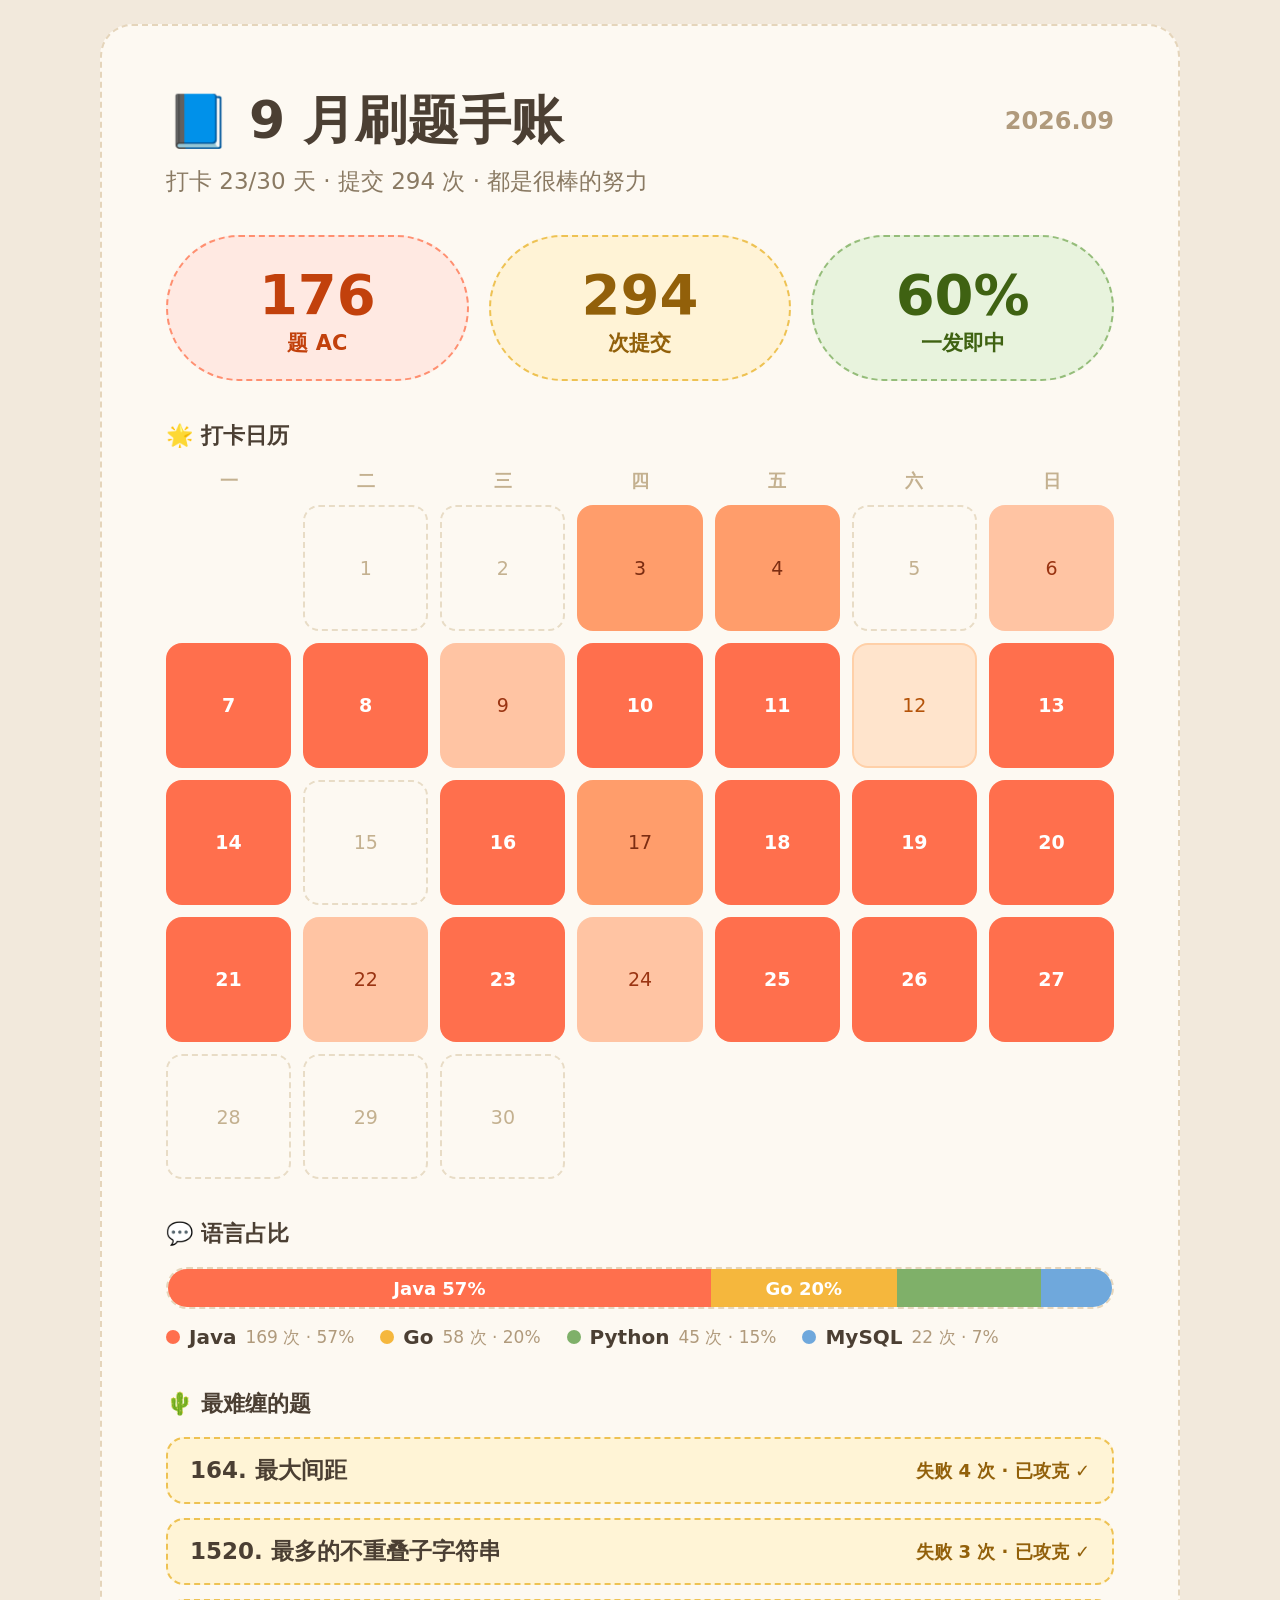
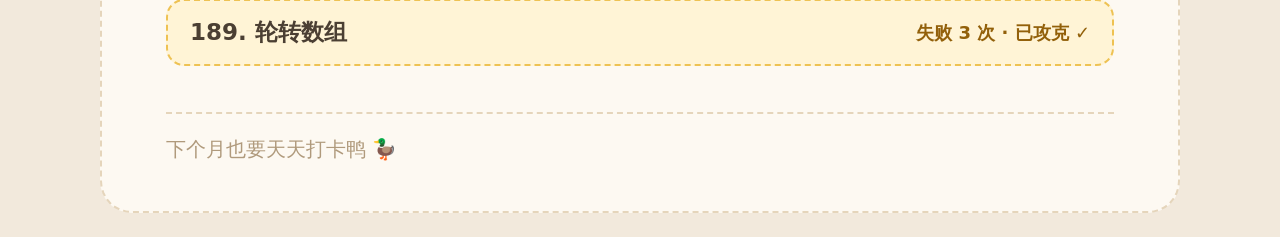
<file: reports/share-2026-09.html>
<!DOCTYPE html>
<html lang="zh-CN">
<head>
<meta charset="UTF-8">
<style>
* { margin: 0; padding: 0; box-sizing: border-box; }
body {
  background: #f2e9dc; color: #4b3f33;
  font-family: "Segoe UI", "Microsoft YaHei", system-ui, sans-serif;
  display: flex; justify-content: center; padding: 24px 0;
}
.share {
  width: 1080px; background: #fdf9f2; border-radius: 32px; overflow: hidden;
  border: 2px dashed #e5d5bb;
}
.share .inner { padding: 60px 64px 48px; }
.share .head { display: flex; align-items: center; gap: 18px; }
.share .head .emoji { font-size: 52px; }
.share h1 { font-size: 52px; font-weight: 800; }
.share .when { margin-left: auto; font-size: 24px; color: #b09a7c; font-weight: 700; }
.share .sub { margin-top: 10px; font-size: 23px; color: #8a7a63; }
.share .pills { display: grid; grid-template-columns: repeat(3, 1fr); gap: 20px; margin: 38px 0 8px; }
.share .pill { border-radius: 999px; padding: 26px 10px 22px; text-align: center; border: 2px dashed; }
.share .pill .num { font-size: 56px; font-weight: 800; line-height: 1.15; }
.share .pill .lab { font-size: 21px; margin-top: 2px; font-weight: 600; }
.share .pill.c1 { background: #ffe9e2; border-color: #ff8f70; color: #c2410c; }
.share .pill.c2 { background: #fff3d6; border-color: #eec253; color: #92600a; }
.share .pill.c3 { background: #e8f3dd; border-color: #95bd7a; color: #3f6212; }
.share .sec { font-size: 22px; font-weight: 800; margin: 40px 0 18px; }
.share .cal { display: grid; grid-template-columns: repeat(7, 1fr); gap: 12px; }
.share .cal .wd { text-align: center; font-size: 18px; color: #c4b190; font-weight: 700; }
.share .cal .cell {
  aspect-ratio: 1; border-radius: 16px; border: 2px dashed #e8dcc6;
  display: flex; align-items: center; justify-content: center;
  font-size: 19px; color: #c4b190; background: transparent;
}
.share .cal .cell.off { border: none; }
.share .cal .cell.l1 { background: #ffe4cc; border: 2px solid #ffd0a8; color: #b45309; }
.share .cal .cell.l2 { background: #ffc4a3; border: none; color: #9a3412; }
.share .cal .cell.l3 { background: #ff9d6b; border: none; color: #7c2d12; }
.share .cal .cell.l4 { background: #ff6f4d; border: none; color: #fff; font-weight: 800; }
.share .stack { display: flex; height: 42px; border-radius: 999px; overflow: hidden; border: 2px dashed #e5d5bb; }
.share .stack .seg { display: flex; align-items: center; justify-content: center; font-size: 18px; color: #fff; font-weight: 700; white-space: nowrap; overflow: hidden; }
.share .legend { display: flex; flex-wrap: wrap; gap: 10px 26px; margin-top: 16px; }
.share .legend .li { display: flex; align-items: center; gap: 9px; font-size: 20px; font-weight: 600; }
.share .legend .dot { width: 14px; height: 14px; border-radius: 50%; }
.share .legend .cnt { color: #b09a7c; font-size: 17px; font-weight: 500; }
.share .stuck { display: flex; flex-direction: column; gap: 14px; }
.share .stuck .row {
  background: #fff4d6; border: 2px dashed #eec253; border-radius: 18px;
  padding: 16px 22px; display: flex; align-items: center; gap: 14px;
}
.share .stuck .t { font-size: 23px; font-weight: 700; flex: 1; }
.share .stuck .meta { font-size: 18px; color: #92600a; font-weight: 600; }
.share .foot {
  margin-top: 46px; padding-top: 22px; border-top: 2px dashed #e5d5bb;
  display: flex; justify-content: space-between; font-size: 20px; color: #b09a7c;
}
</style>
</head>
<body>
<div class="share" id="share">
  <div class="inner">
    <div class="head">
      <div class="emoji">📘</div>
      <h1>9 月刷题手账</h1>
      <div class="when">2026.09</div>
    </div>
    <div class="sub">打卡 23/30 天 · 提交 294 次 · 都是很棒的努力</div>

    <div class="pills">
      <div class="pill c1"><div class="num">176</div><div class="lab">题 AC</div></div>
      <div class="pill c2"><div class="num">294</div><div class="lab">次提交</div></div>
      <div class="pill c3"><div class="num">60%</div><div class="lab">一发即中</div></div>
    </div>

    <div class="sec">🌟 打卡日历</div>
    <div class="cal"><div class="wd">一</div><div class="wd">二</div><div class="wd">三</div><div class="wd">四</div><div class="wd">五</div><div class="wd">六</div><div class="wd">日</div><div class="cell off"></div><div class="cell" title="2026-09-01：提交 0 次">1</div><div class="cell" title="2026-09-02：提交 0 次">2</div><div class="cell l3" title="2026-09-03：提交 6 次，AC 4 次">3</div><div class="cell l3" title="2026-09-04：提交 6 次，AC 5 次">4</div><div class="cell" title="2026-09-05：提交 0 次">5</div><div class="cell l2" title="2026-09-06：提交 3 次，AC 2 次">6</div><div class="cell l4" title="2026-09-07：提交 27 次，AC 22 次">7</div><div class="cell l4" title="2026-09-08：提交 14 次，AC 10 次">8</div><div class="cell l2" title="2026-09-09：提交 3 次，AC 2 次">9</div><div class="cell l4" title="2026-09-10：提交 15 次，AC 11 次">10</div><div class="cell l4" title="2026-09-11：提交 10 次，AC 5 次">11</div><div class="cell l1" title="2026-09-12：提交 1 次，AC 1 次">12</div><div class="cell l4" title="2026-09-13：提交 27 次，AC 18 次">13</div><div class="cell l4" title="2026-09-14：提交 11 次，AC 6 次">14</div><div class="cell" title="2026-09-15：提交 0 次">15</div><div class="cell l4" title="2026-09-16：提交 30 次，AC 18 次">16</div><div class="cell l3" title="2026-09-17：提交 7 次，AC 4 次">17</div><div class="cell l4" title="2026-09-18：提交 16 次，AC 13 次">18</div><div class="cell l4" title="2026-09-19：提交 16 次，AC 12 次">19</div><div class="cell l4" title="2026-09-20：提交 24 次，AC 15 次">20</div><div class="cell l4" title="2026-09-21：提交 10 次，AC 8 次">21</div><div class="cell l2" title="2026-09-22：提交 3 次，AC 1 次">22</div><div class="cell l4" title="2026-09-23：提交 14 次，AC 10 次">23</div><div class="cell l2" title="2026-09-24：提交 4 次，AC 3 次">24</div><div class="cell l4" title="2026-09-25：提交 18 次，AC 10 次">25</div><div class="cell l4" title="2026-09-26：提交 11 次，AC 6 次">26</div><div class="cell l4" title="2026-09-27：提交 18 次，AC 13 次">27</div><div class="cell" title="2026-09-28：提交 0 次">28</div><div class="cell" title="2026-09-29：提交 0 次">29</div><div class="cell" title="2026-09-30：提交 0 次">30</div></div>

    <div class="sec">💬 语言占比</div>
    <div class="stack"><div class="seg" style="width:57.5%;background:#ff6f4d">Java 57%</div><div class="seg" style="width:19.7%;background:#f5b73d">Go 20%</div><div class="seg" style="width:15.3%;background:#7fb069"></div><div class="seg" style="width:7.5%;background:#6fa8dc"></div></div>
    <div class="legend"><div class="li"><span class="dot" style="background:#ff6f4d"></span>Java<span class="cnt">169 次 · 57%</span></div><div class="li"><span class="dot" style="background:#f5b73d"></span>Go<span class="cnt">58 次 · 20%</span></div><div class="li"><span class="dot" style="background:#7fb069"></span>Python<span class="cnt">45 次 · 15%</span></div><div class="li"><span class="dot" style="background:#6fa8dc"></span>MySQL<span class="cnt">22 次 · 7%</span></div></div>

    <div class="sec">🌵 最难缠的题</div>
    <div class="stuck"><div class="row"><div class="t">164. 最大间距</div><div class="meta">失败 4 次 · 已攻克 ✓</div></div><div class="row"><div class="t">1520. 最多的不重叠子字符串</div><div class="meta">失败 3 次 · 已攻克 ✓</div></div><div class="row"><div class="t">189. 轮转数组</div><div class="meta">失败 3 次 · 已攻克 ✓</div></div></div>

    <div class="foot">
      <div>下个月也要天天打卡鸭 🦆</div>
    </div>
  </div>
</div>
</body>
</html>
</file>
